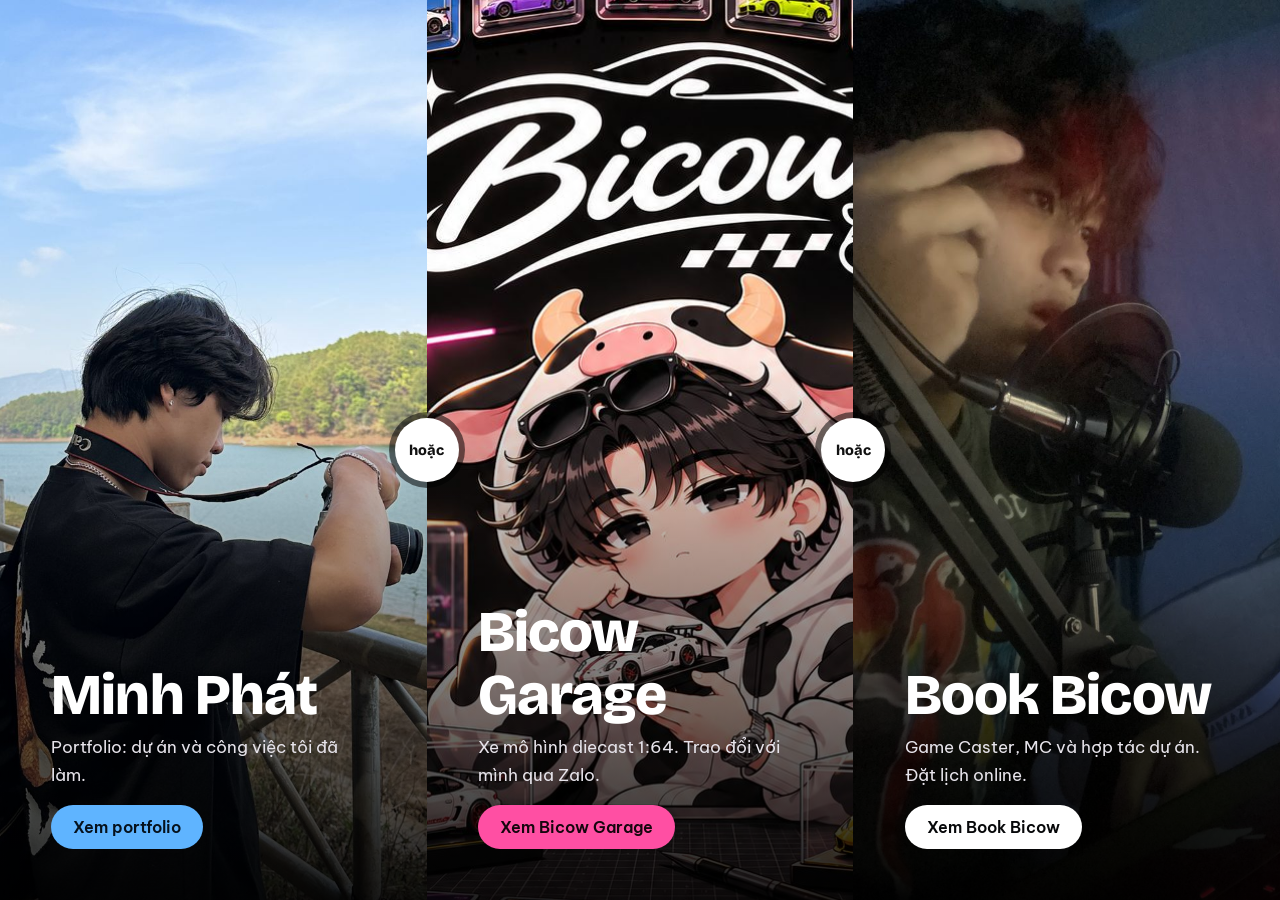
<file: index.html>
<!doctype html>
<html lang="vi"><head><meta charset="utf-8"><meta name="viewport" content="width=device-width,initial-scale=1,viewport-fit=cover"><title>BICOW – Portfolio, Bicow Garage và Book Bicow</title><meta name="description" content="Trang chủ của Minh Phát: xem portfolio cá nhân, ghé Bicow Garage (xe mô hình diecast 1:64) hoặc đặt lịch Game Caster, MC tại Book Bicow."><link rel="canonical" href="https://bicow.site/"><link rel="icon" href="/favicon.svg" type="image/svg+xml"><meta property="og:type" content="website"><meta property="og:title" content="Minh Phát & Bicow Garage – Portfolio và xe mô hình diecast"><meta property="og:description" content="Trang chủ của Minh Phát: xem portfolio cá nhân hoặc ghé Bicow Garage – nơi sưu tầm và bán xe mô hình diecast 1:64."><meta property="og:url" content="https://bicow.site/"><meta property="og:locale" content="vi_VN"><meta property="og:image" content="https://bicow.site/assets/img/bicow.jpg"><link rel="preconnect" href="https://fonts.googleapis.com"><link rel="preconnect" href="https://fonts.gstatic.com" crossorigin><link href="https://fonts.googleapis.com/css2?family=Be+Vietnam+Pro:wght@400;600&family=Bricolage+Grotesque:opsz,wght@12..96,700;12..96,800&display=swap&subset=vietnamese" rel="stylesheet"><link rel="stylesheet" href="/assets/style.css"></head><body><main class="split">
<a class="half me" href="/portfolio/"><img src="/assets/img/me.jpg" alt="Minh Phát đang chụp ảnh bên hồ" width="1200" height="1400"><h2>Minh Phát</h2><p>Portfolio: dự án và công việc tôi đã làm.</p><span class="btn">Xem portfolio</span></a>
<a class="half shop" href="/bicow/"><img src="/assets/img/bicow.jpg" alt="Bicow Garage: nhân vật mặc đồ bò cùng bộ sưu tập xe mô hình" width="1254" height="1254"><h2>Bicow Garage</h2><p>Xe mô hình diecast 1:64. Trao đổi với mình qua Zalo.</p><span class="btn">Xem Bicow Garage</span></a>
<span class="mid m1" aria-hidden="true">hoặc</span>
<a class="half book" href="/book/"><img src="/assets/img/book-bicow.jpg" alt="Minh Phát bên micro thu âm, góc làm việc của BOOK BICOW" width="1000" height="1334"><h2>Book Bicow</h2><p>Game Caster, MC và hợp tác dự án. Đặt lịch online.</p><span class="btn">Xem Book Bicow</span></a>
<span class="mid m2" aria-hidden="true">hoặc</span>
</main><script src="/assets/ask.js"></script></body></html>
</file>
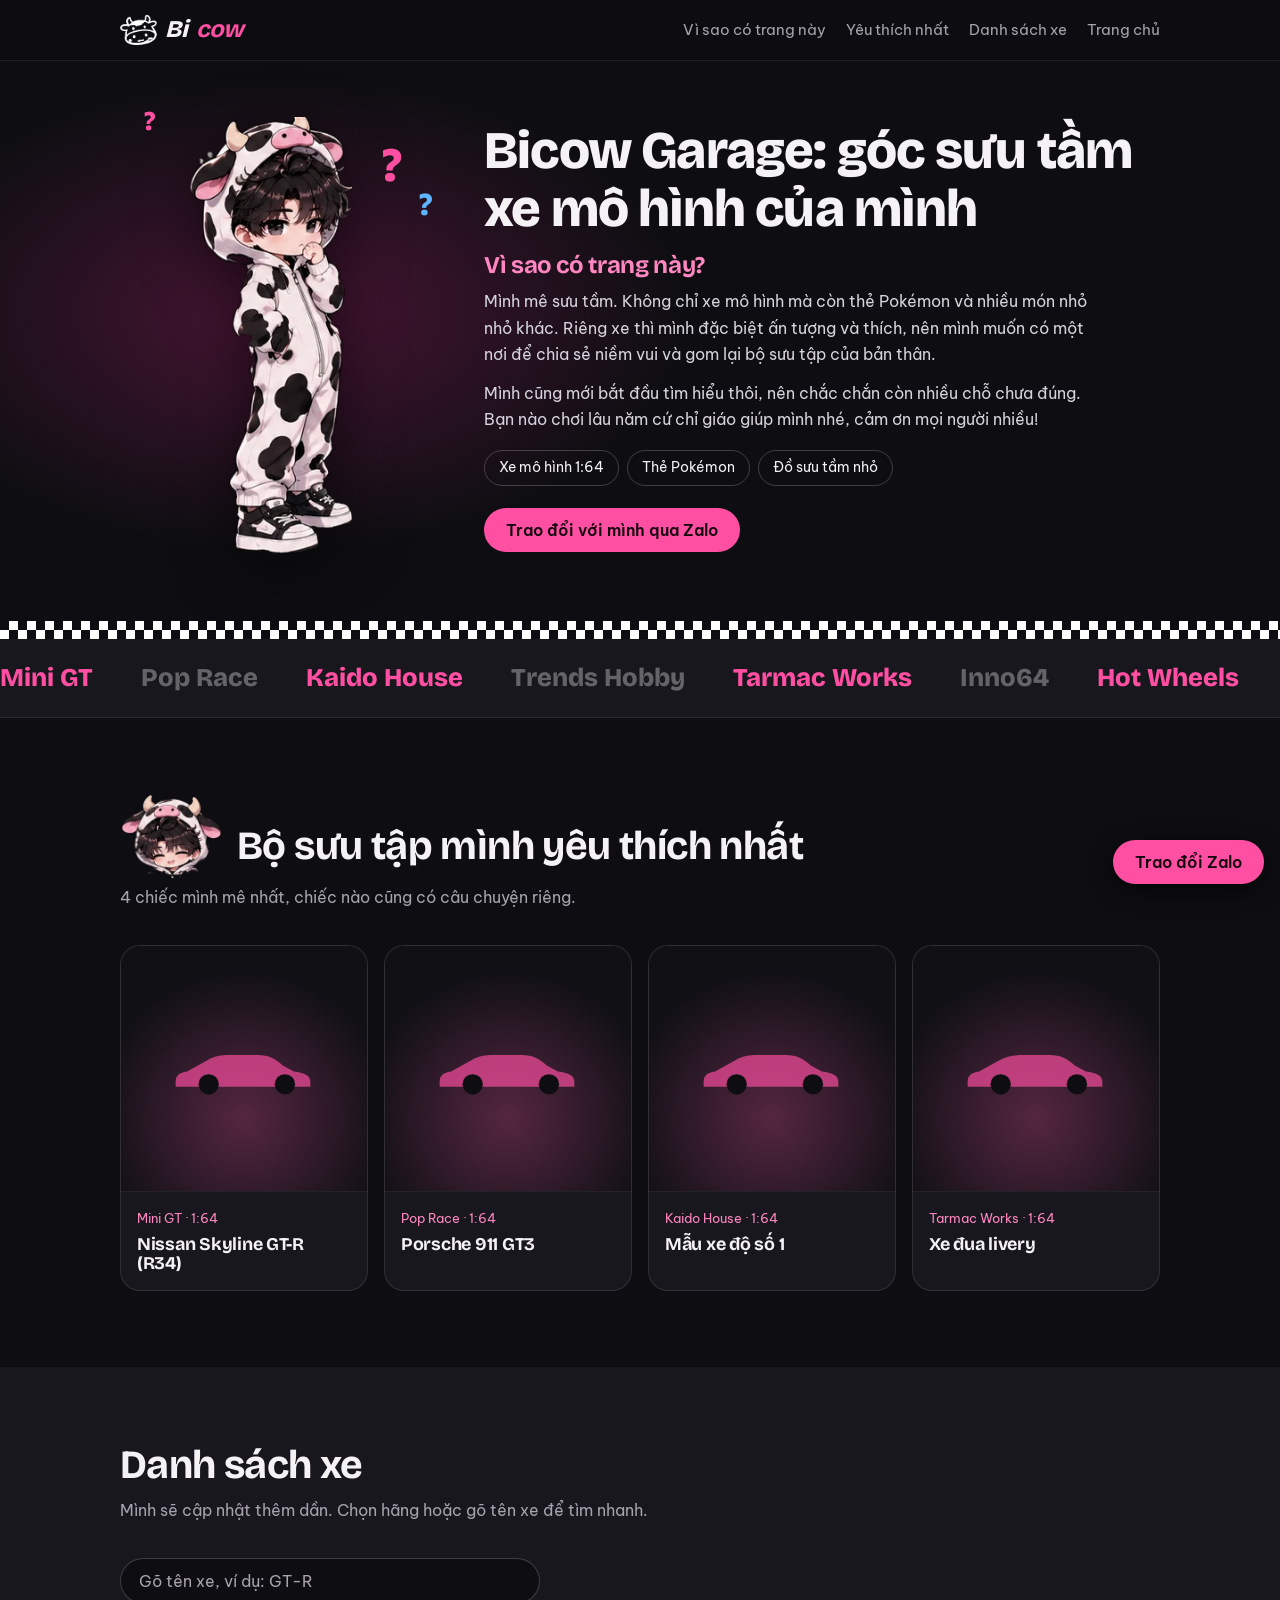
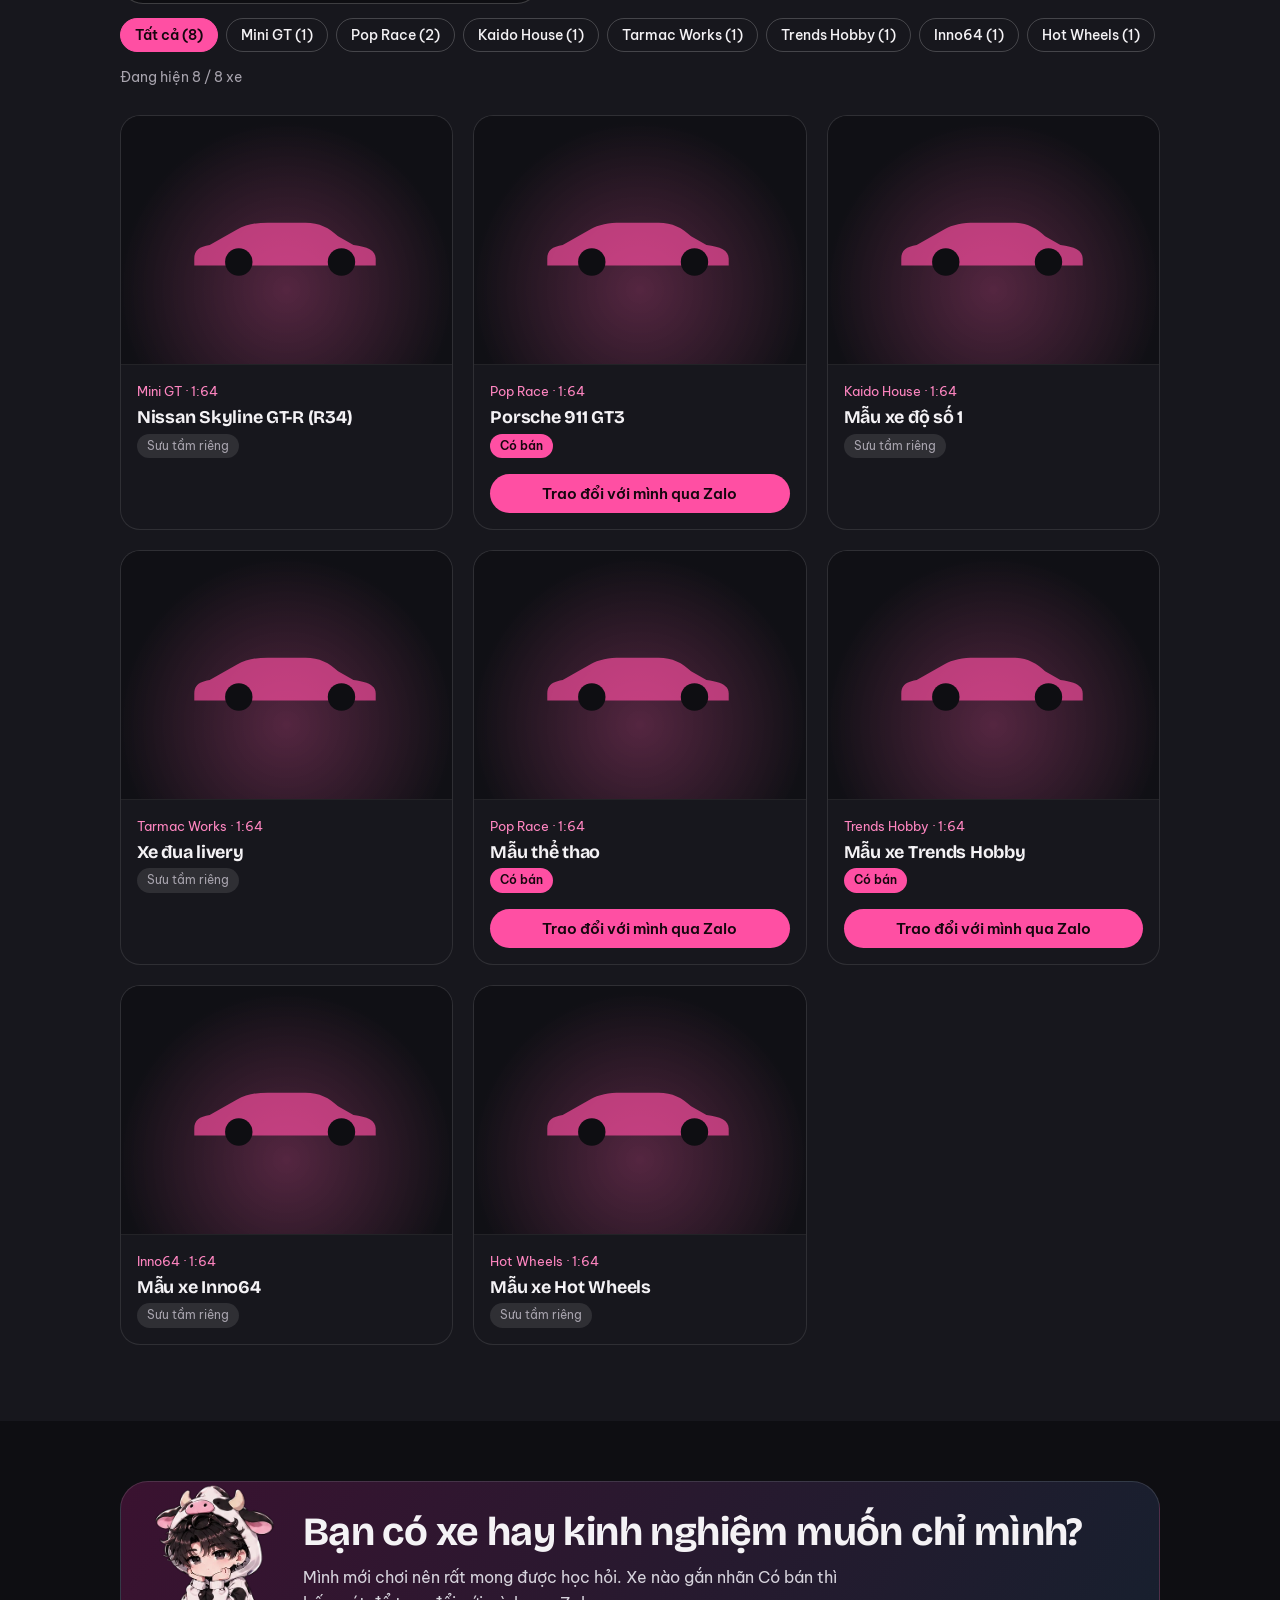
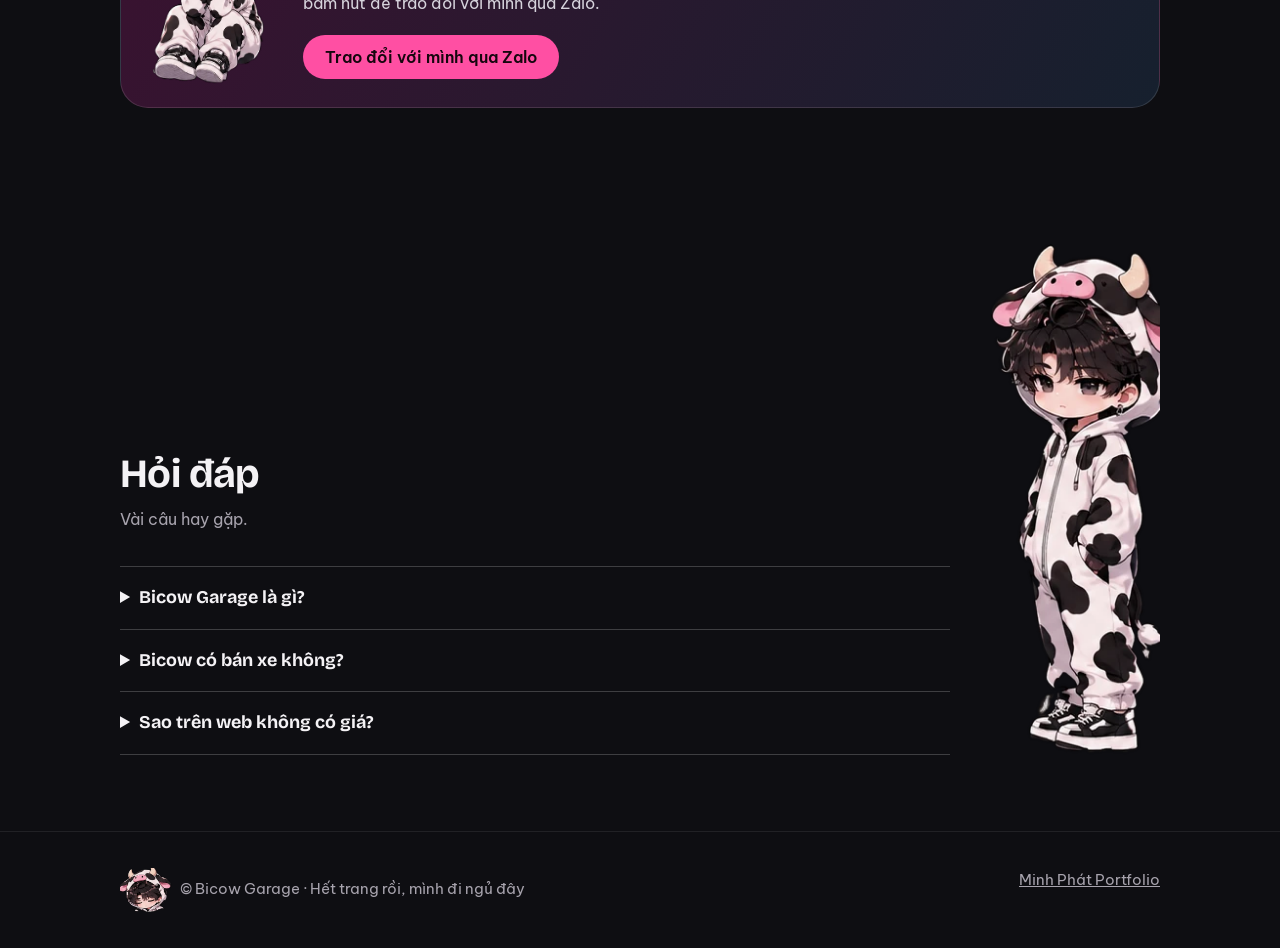
<file: bicow/index.html>
<!doctype html>
<html lang="vi"><head><meta charset="utf-8"><meta name="viewport" content="width=device-width,initial-scale=1,viewport-fit=cover"><title>Bicow Garage – Góc sưu tầm xe mô hình diecast 1:64, thẻ Pokémon</title><meta name="description" content="Bicow Garage là nơi mình chia sẻ bộ sưu tập xe mô hình diecast 1:64 (Mini GT, Pop Race, Kaido House…), thẻ Pokémon và đồ sưu tầm nhỏ. Lọc theo hãng, tìm tên xe, trao đổi với mình qua Zalo."><link rel="canonical" href="https://TENMIEN.COM/bicow/"><link rel="icon" href="/favicon.png" type="image/png"><meta property="og:type" content="website"><meta property="og:title" content="Bicow Garage – Góc sưu tầm xe mô hình diecast 1:64, thẻ Pokémon"><meta property="og:description" content="Bicow Garage là nơi mình chia sẻ bộ sưu tập xe mô hình diecast 1:64 (Mini GT, Pop Race, Kaido House…), thẻ Pokémon và đồ sưu tầm nhỏ. Lọc theo hãng, tìm tên xe, trao đổi với mình qua Zalo."><meta property="og:url" content="https://TENMIEN.COM/bicow/"><meta property="og:locale" content="vi_VN"><meta property="og:image" content="https://TENMIEN.COM/assets/img/bicow.jpg"><link rel="preconnect" href="https://fonts.googleapis.com"><link rel="preconnect" href="https://fonts.gstatic.com" crossorigin><link href="https://fonts.googleapis.com/css2?family=Be+Vietnam+Pro:wght@400;500;600&family=Bricolage+Grotesque:opsz,wght@12..96,700;12..96,800&display=swap&subset=vietnamese" rel="stylesheet"><link rel="stylesheet" href="/assets/style.css"><script type="application/ld+json">{"@context":"https://schema.org","@type":"Store","name":"Bicow Garage","url":"https://TENMIEN.COM/bicow/","description":"Góc sưu tầm và bán xe mô hình diecast 1:64.","telephone":"+84900000000","image":"https://TENMIEN.COM/assets/img/bicow.jpg","sameAs":["https://zalo.me/0900000000"]}</script><script type="application/ld+json">{"@context":"https://schema.org","@type":"FAQPage","mainEntity":[{"@type":"Question","name":"Bicow Garage là gì?","acceptedAnswer":{"@type":"Answer","text":"Là nơi mình chia sẻ và tổng hợp bộ sưu tập xe mô hình, thẻ Pokémon và đồ sưu tầm nhỏ."}},{"@type":"Question","name":"Bicow có bán xe không?","acceptedAnswer":{"@type":"Answer","text":"Xe nào gắn nhãn Có bán thì bạn bấm nút để lấy số Zalo và trao đổi với mình. Xe Sưu tầm riêng là xe mình giữ lại."}},{"@type":"Question","name":"Sao trên web không có giá?","acceptedAnswer":{"@type":"Answer","text":"Giá thay đổi theo mẫu và số lượng còn lại, nên Bicow báo giá trực tiếp qua Zalo."}}]}</script></head>
<body><div class="prog"></div>
<header class="top"><div class="wrap"><a class="logo" href="/bicow/"><img src="/assets/mascot/logo.png" alt="" width="36" height="30">Bi<b>cow</b></a><nav aria-label="Menu chính"><a href="#gioi-thieu">Vì sao có trang này</a><a href="#yeu-thich">Yêu thích nhất</a><a href="#danh-sach">Danh sách xe</a><a href="/">Trang chủ</a></nav></div></header>
<main>
<section class="intro" id="gioi-thieu"><div class="wrap">
 <div class="who rv"><img class="think" src="/assets/mascot/thinking.webp" alt="Linh vật Bicow mặc đồ bò, tay chống cằm đang suy nghĩ" width="184" height="495"><span class="q q1" aria-hidden="true">?</span><span class="q q2" aria-hidden="true">?</span><span class="q q3" aria-hidden="true">?</span></div>
 <div class="say rv" style="--d:.12s"><h1>Bicow Garage: góc sưu tầm xe mô hình của mình</h1><h2>Vì sao có trang này?</h2>
 <p>Mình mê sưu tầm. Không chỉ xe mô hình mà còn thẻ Pokémon và nhiều món nhỏ nhỏ khác. Riêng xe thì mình đặc biệt ấn tượng và thích, nên mình muốn có một nơi để chia sẻ niềm vui và gom lại bộ sưu tập của bản thân.</p>
 <p>Mình cũng mới bắt đầu tìm hiểu thôi, nên chắc chắn còn nhiều chỗ chưa đúng. Bạn nào chơi lâu năm cứ chỉ giáo giúp mình nhé, cảm ơn mọi người nhiều!</p>
 <div class="pills"><span>Xe mô hình 1:64</span><span>Thẻ Pokémon</span><span>Đồ sưu tầm nhỏ</span></div>
 <button class="ask" data-phone="0900000000">Trao đổi với mình qua Zalo</button></div>
</div></section>
<div class="flag" aria-hidden="true"></div>
<div class="marq" aria-label="Các hãng xe"><div><span>Mini GT</span><span>Pop Race</span><span>Kaido House</span><span>Trends Hobby</span><span>Tarmac Works</span><span>Inno64</span><span>Hot Wheels</span><span>Mini GT</span><span>Pop Race</span><span>Kaido House</span><span>Trends Hobby</span><span>Tarmac Works</span><span>Inno64</span><span>Hot Wheels</span></div></div>
<section id="yeu-thich"><div class="wrap">
 <div class="sec-h rv"><img src="/assets/mascot/face-cute.webp" alt="Linh vật Bicow đang cười" width="211" height="172"><h2>Bộ sưu tập mình yêu thích nhất</h2></div>
 <p class="lead rv">4 chiếc mình mê nhất, chiếc nào cũng có câu chuyện riêng.</p>
 <div class="favs" id="fav-grid"></div>
</div></section>
<section class="alt" id="danh-sach"><div class="wrap">
 <h2 class="rv">Danh sách xe</h2><p class="lead rv">Mình sẽ cập nhật thêm dần. Chọn hãng hoặc gõ tên xe để tìm nhanh.</p>
 <div class="tools"><label class="sr" for="q">Tìm tên xe</label><input class="search" id="q" type="search" placeholder="Gõ tên xe, ví dụ: GT-R" autocomplete="off"><div class="chips" id="chips" role="group" aria-label="Lọc theo hãng"></div><span id="count" aria-live="polite"></span></div>
 <div class="grid" id="car-grid"></div>
 <div class="empty" id="empty" hidden><img src="/assets/mascot/face-annoyed.webp" alt="Linh vật Bicow bĩu môi" width="198" height="156"><p>Chưa thấy xe nào khớp. Thử từ khóa khác hoặc chọn Tất cả nhé.</p></div>
</div></section>
<section class="cta"><div class="wrap"><div class="box rv"><img src="/assets/mascot/sitting.webp" alt="Linh vật Bicow ngồi chống cằm" width="287" height="471"><div><h2>Bạn có xe hay kinh nghiệm muốn chỉ mình?</h2><p>Mình mới chơi nên rất mong được học hỏi. Xe nào gắn nhãn Có bán thì bấm nút để trao đổi với mình qua Zalo.</p><button class="ask" data-phone="0900000000">Trao đổi với mình qua Zalo</button></div></div></div></section>
<section id="hoi-dap"><div class="wrap faq"><div><h2 class="rv">Hỏi đáp</h2><p class="lead rv">Vài câu hay gặp.</p>
 <details class="rv"><summary>Bicow Garage là gì?</summary><p>Là nơi mình chia sẻ và tổng hợp bộ sưu tập xe mô hình, thẻ Pokémon và đồ sưu tầm nhỏ.</p></details>
 <details class="rv"><summary>Bicow có bán xe không?</summary><p>Xe nào gắn nhãn Có bán thì bạn bấm nút để lấy số Zalo và trao đổi với mình. Xe Sưu tầm riêng là xe mình giữ lại.</p></details>
 <details class="rv"><summary>Sao trên web không có giá?</summary><p>Giá thay đổi theo mẫu và số lượng còn lại, nên mình báo giá trực tiếp qua Zalo để chính xác.</p></details></div>
 <img class="rv" src="/assets/mascot/threeq.webp" alt="Linh vật Bicow đứng nhìn nghiêng" width="174" height="523"></div></section>
</main>
<footer><div class="wrap"><span><img class="sleepy" src="/assets/mascot/face-sleepy.webp" alt="Linh vật Bicow đang ngủ" width="188" height="160">© Bicow Garage · Hết trang rồi, mình đi ngủ đây</span><a href="/">Minh Phát Portfolio</a></div></footer>
<button class="ask zalo-fab" data-phone="0900000000">Trao đổi Zalo</button>
<script src="/assets/cars.js"></script><script src="/assets/ask.js"></script><script src="/assets/garage.js"></script>
</body></html>
</file>
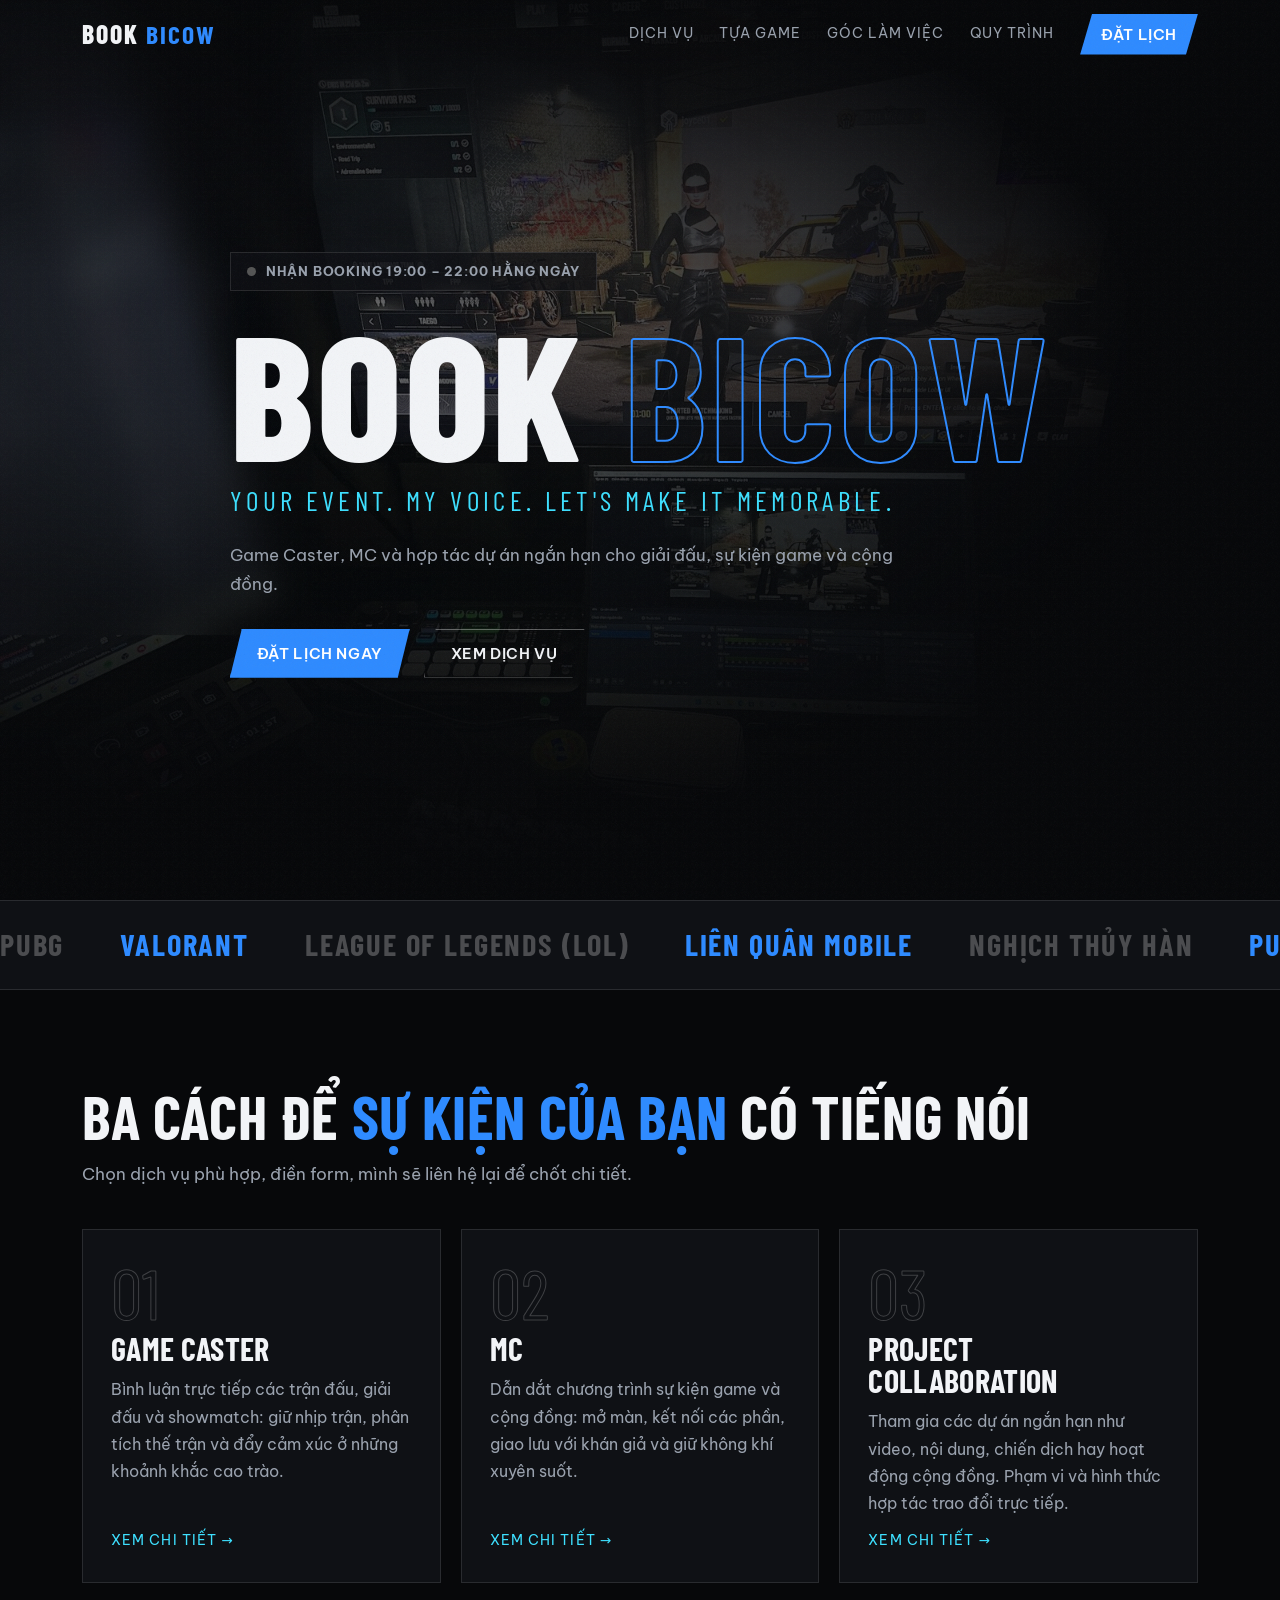
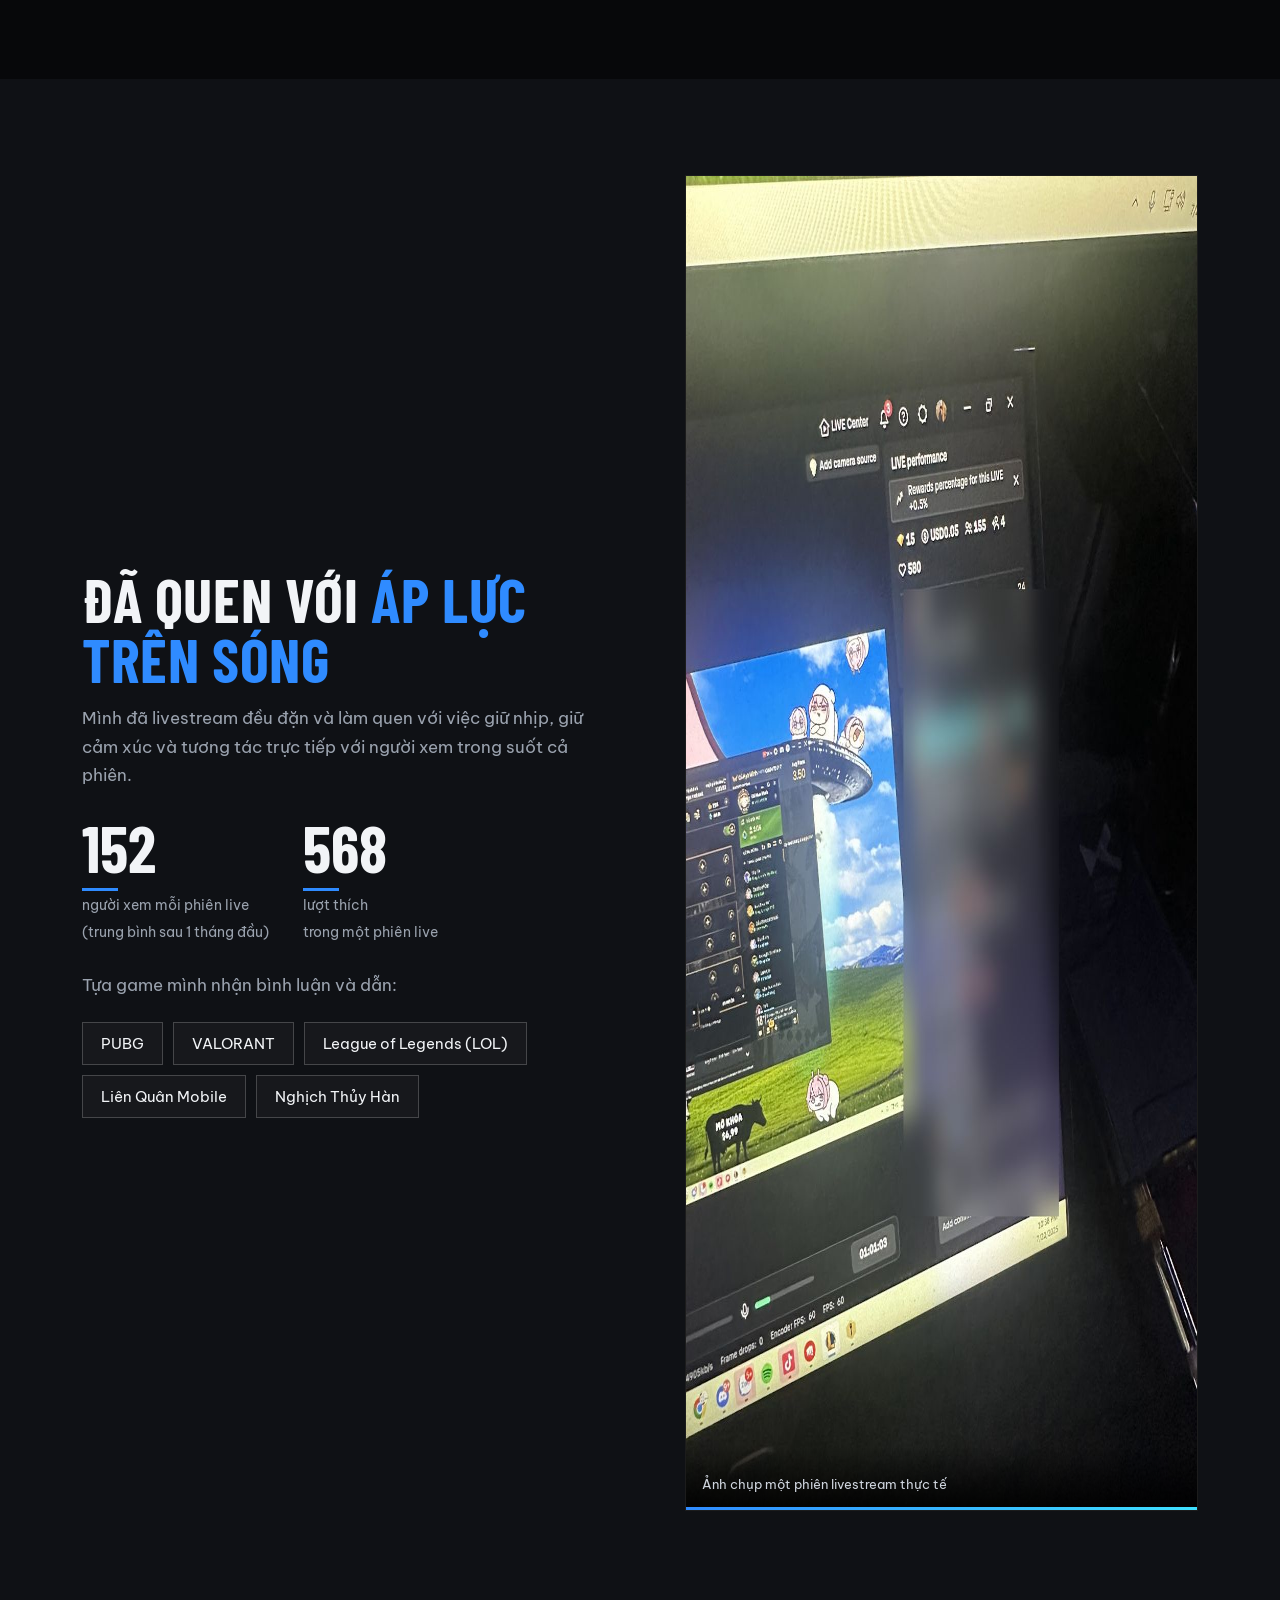
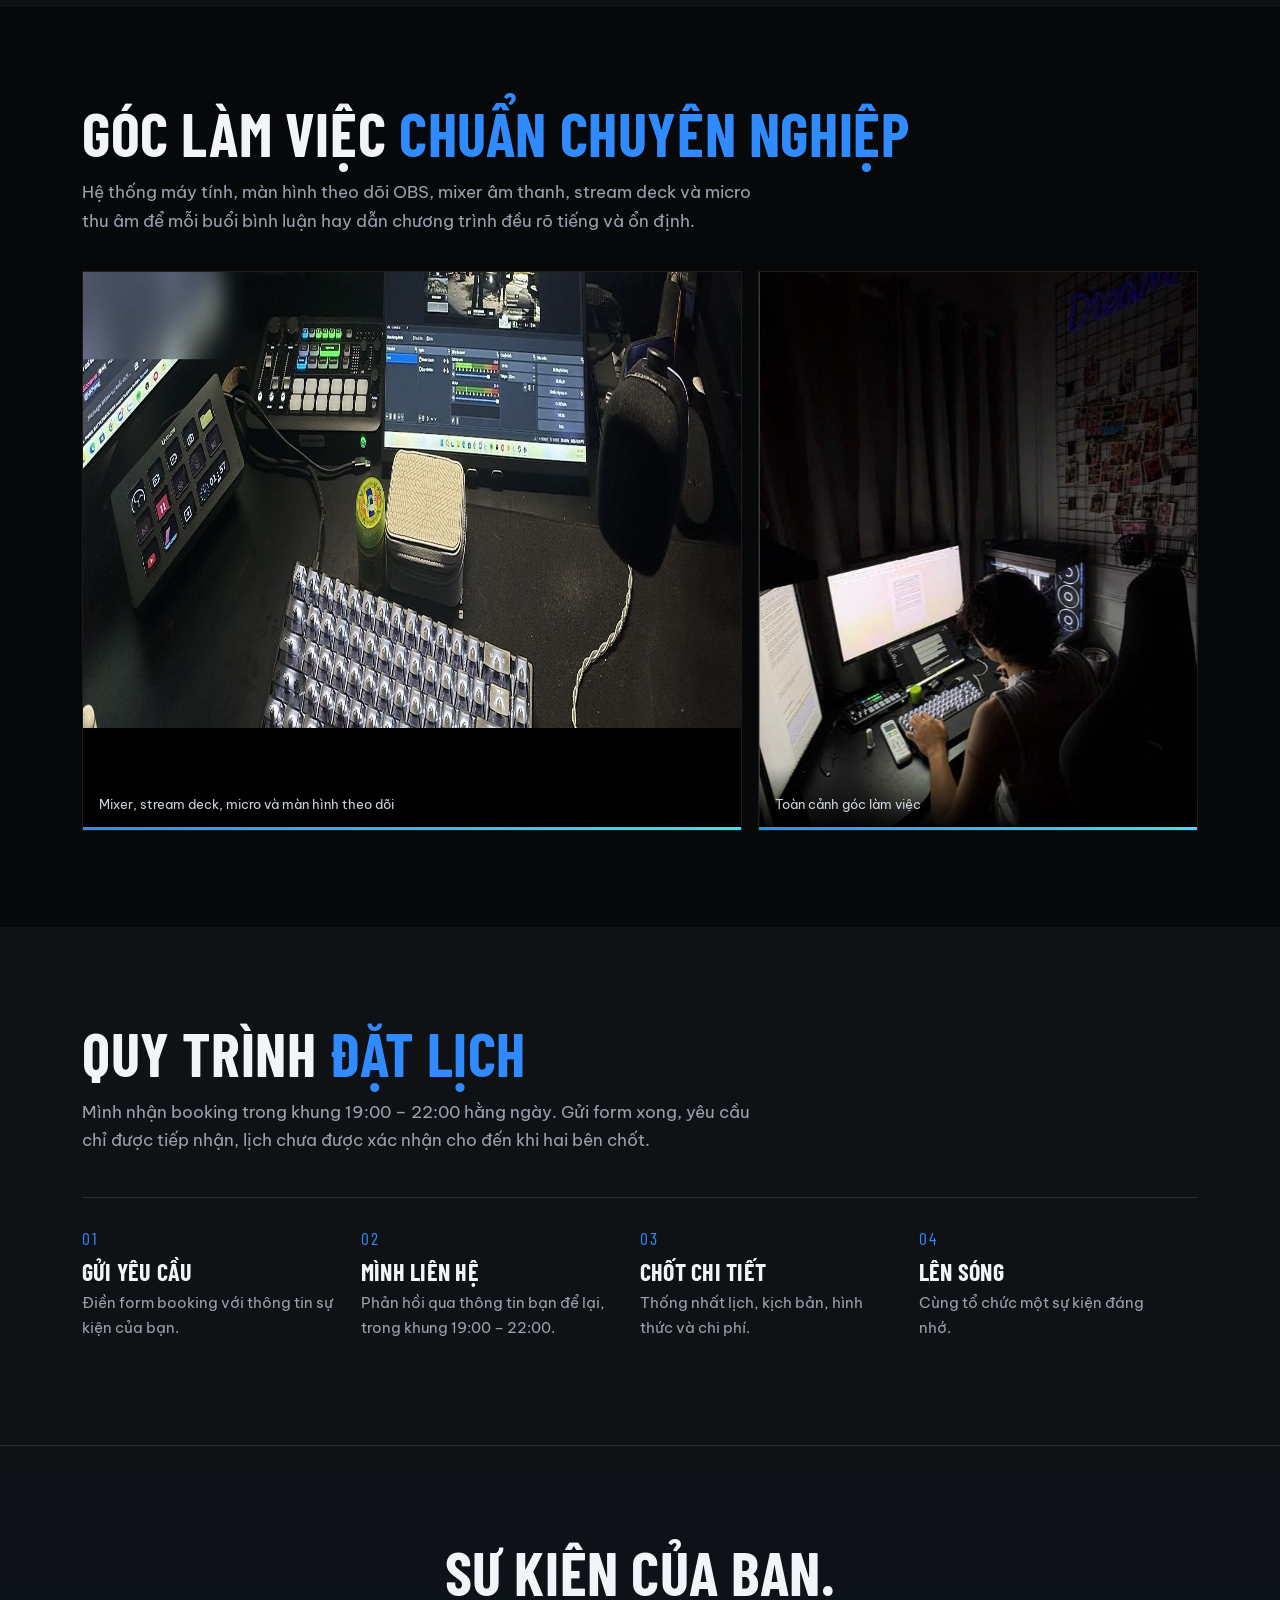
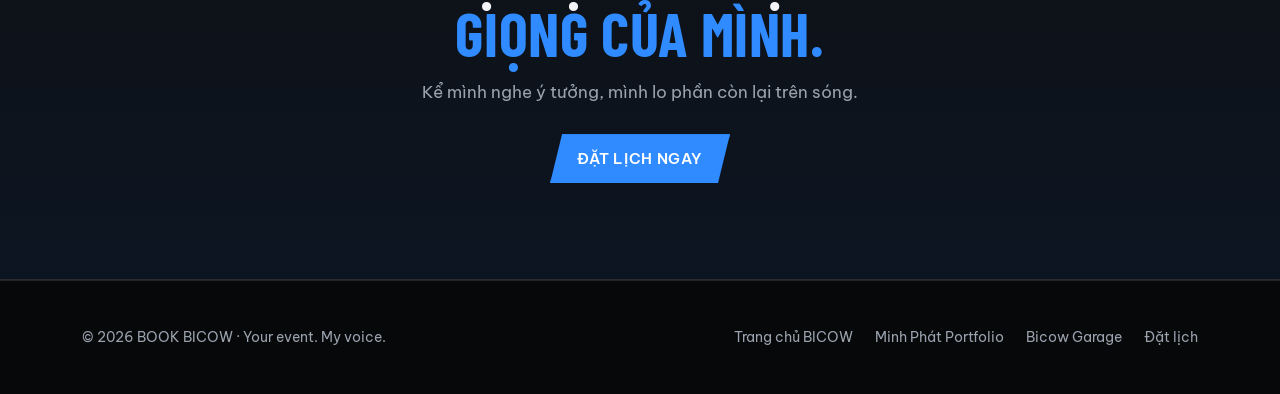
<file: book/index.html>
<!doctype html>
<html lang="vi"><head><meta charset="utf-8"><meta name="viewport" content="width=device-width,initial-scale=1,viewport-fit=cover"><title>BOOK BICOW – Game Caster, MC cho giải đấu và sự kiện game</title><meta name="description" content="BOOK BICOW: thuê Game Caster (bình luận viên), MC và hợp tác dự án ngắn hạn cho PUBG, VALORANT, LOL, Liên Quân Mobile, Nghịch Thủy Hàn. Đặt lịch online."><link rel="canonical" href="https://bicow.site/book/"><link rel="icon" href="favicon.svg" type="image/svg+xml"><meta name="theme-color" content="#07080a"><meta property="og:type" content="website"><meta property="og:site_name" content="BOOK BICOW"><meta property="og:title" content="BOOK BICOW – Game Caster, MC cho giải đấu và sự kiện game"><meta property="og:description" content="BOOK BICOW: thuê Game Caster (bình luận viên), MC và hợp tác dự án ngắn hạn cho PUBG, VALORANT, LOL, Liên Quân Mobile, Nghịch Thủy Hàn. Đặt lịch online."><meta property="og:url" content="https://bicow.site/book/"><meta property="og:image" content="https://bicow.site/book/img/goc-lam-viec.jpg"><meta property="og:locale" content="vi_VN"><link rel="preconnect" href="https://fonts.googleapis.com"><link rel="preconnect" href="https://fonts.gstatic.com" crossorigin><link href="https://fonts.googleapis.com/css2?family=Barlow+Condensed:wght@600;700;800&family=Be+Vietnam+Pro:wght@400;500;600&display=swap&subset=vietnamese" rel="stylesheet"><link rel="stylesheet" href="assets/style.css"><script type="application/ld+json">{"@context":"https://schema.org","@type":"ProfessionalService","name":"BOOK BICOW","slogan":"Your event. My voice. Let's make it memorable.","url":"https://bicow.site/book/","areaServed":"VN","serviceType":["Game Caster","MC","Project Collaboration"],"description":"Dịch vụ Game Caster, MC và hợp tác dự án ngắn hạn cho giải đấu, sự kiện game và cộng đồng."}</script></head><body><header class="top"><div class="wrap"><a class="logo" href="index.html">BOOK <b>BICOW</b></a><button class="burger" aria-label="Mở menu" aria-expanded="false">☰</button><nav aria-label="Menu chính"><a href="index.html#dich-vu">Dịch vụ</a><a href="index.html#tua-game">Tựa game</a><a href="index.html#goc-lam-viec">Góc làm việc</a><a href="index.html#quy-trinh">Quy trình</a><a class="btn" href="booking.html">Đặt lịch</a></nav></div></header>
<main>
<section class="hero"><img src="img/goc-lam-viec.jpg" alt="Góc làm việc: màn hình gaming, mixer âm thanh, stream deck và micro" width="1600" height="1200" fetchpriority="high">
<div class="wrap"><span class="status in1" id="status"><i></i><b>Nhận booking 19:00 – 22:00 hằng ngày</b></span>
<h1 class="in2">BOOK <b>BICOW</b></h1><p class="slogan in3">Your event. My voice. Let's make it memorable.</p>
<p class="lead in3">Game Caster, MC và hợp tác dự án ngắn hạn cho giải đấu, sự kiện game và cộng đồng.</p>
<div class="cta in4"><a class="btn" href="booking.html">Đặt lịch ngay</a><a class="btn ghost" href="#dich-vu">Xem dịch vụ</a></div></div></section>
<div class="marq" id="tua-game" aria-label="Các tựa game hỗ trợ"><div><span>PUBG</span><span>VALORANT</span><span>League of Legends (LOL)</span><span>Liên Quân Mobile</span><span>Nghịch Thủy Hàn</span><span>PUBG</span><span>VALORANT</span><span>League of Legends (LOL)</span><span>Liên Quân Mobile</span><span>Nghịch Thủy Hàn</span><span>PUBG</span><span>VALORANT</span><span>League of Legends (LOL)</span><span>Liên Quân Mobile</span><span>Nghịch Thủy Hàn</span><span>PUBG</span><span>VALORANT</span><span>League of Legends (LOL)</span><span>Liên Quân Mobile</span><span>Nghịch Thủy Hàn</span></div></div>
<section id="dich-vu"><div class="wrap"><h2 class="rv">Ba cách để <em>sự kiện của bạn</em> có tiếng nói</h2><p class="lead rv">Chọn dịch vụ phù hợp, điền form, mình sẽ liên hệ lại để chốt chi tiết.</p><div class="cards"><a class="svc rv" style="--d:0.0s" href="game-caster.html"><span class="n">01</span><h3>Game Caster</h3><p>Bình luận trực tiếp các trận đấu, giải đấu và showmatch: giữ nhịp trận, phân tích thế trận và đẩy cảm xúc ở những khoảnh khắc cao trào.</p><span class="go">Xem chi tiết →</span></a><a class="svc rv" style="--d:0.12s" href="mc.html"><span class="n">02</span><h3>MC</h3><p>Dẫn dắt chương trình sự kiện game và cộng đồng: mở màn, kết nối các phần, giao lưu với khán giả và giữ không khí xuyên suốt.</p><span class="go">Xem chi tiết →</span></a><a class="svc rv" style="--d:0.24s" href="hop-tac.html"><span class="n">03</span><h3>Project Collaboration</h3><p>Tham gia các dự án ngắn hạn như video, nội dung, chiến dịch hay hoạt động cộng đồng. Phạm vi và hình thức hợp tác trao đổi trực tiếp.</p><span class="go">Xem chi tiết →</span></a></div></div></section>
<section class="alt" id="tren-song"><div class="wrap split"><div class="rv"><h2>Đã quen với <em>áp lực trên sóng</em></h2><p class="lead">Mình đã livestream đều đặn và làm quen với việc giữ nhịp, giữ cảm xúc và tương tác trực tiếp với người xem trong suốt cả phiên.</p>
<div class="stats"><div class="stat"><b data-count="155">155</b><span>người xem mỗi phiên live<br>(trung bình sau 1 tháng đầu)</span></div><div class="stat"><b data-count="580">580</b><span>lượt thích<br>trong một phiên live</span></div></div>
<p class="lead">Tựa game mình nhận bình luận và dẫn:</p><div class="chips"><span>PUBG</span><span>VALORANT</span><span>League of Legends (LOL)</span><span>Liên Quân Mobile</span><span>Nghịch Thủy Hàn</span></div></div>
<figure class="shot rv" style="--d:.15s"><img src="img/livestream.jpg" alt="Giao diện LIVE Center khi livestream, hiển thị số người xem và lượt thích" width="1000" height="1334" loading="lazy"><figcaption>Ảnh chụp một phiên livestream thực tế</figcaption></figure></div></section>
<section id="goc-lam-viec"><div class="wrap"><h2 class="rv">Góc làm việc <em>chuẩn chuyên nghiệp</em></h2><p class="lead rv">Hệ thống máy tính, màn hình theo dõi OBS, mixer âm thanh, stream deck và micro thu âm để mỗi buổi bình luận hay dẫn chương trình đều rõ tiếng và ổn định.</p>
<div class="pair" style="margin-top:36px"><figure class="shot rv"><img src="img/thiet-bi.jpg" alt="Mixer âm thanh, stream deck, bàn phím và micro trên bàn làm việc" width="1600" height="456" loading="lazy"><figcaption>Mixer, stream deck, micro và màn hình theo dõi</figcaption></figure>
<figure class="shot rv" style="--d:.15s"><img src="img/toan-canh.jpg" alt="Toàn cảnh góc làm việc trong phòng tối với ba màn hình" width="590" height="1041" loading="lazy"><figcaption>Toàn cảnh góc làm việc</figcaption></figure></div></div></section>
<section class="alt" id="quy-trinh"><div class="wrap"><h2 class="rv">Quy trình <em>đặt lịch</em></h2><p class="lead rv">Mình nhận booking trong khung 19:00 – 22:00 hằng ngày. Gửi form xong, yêu cầu chỉ được tiếp nhận, lịch chưa được xác nhận cho đến khi hai bên chốt.</p>
<div class="steps"><div class="step rv"><i>01</i><h3>Gửi yêu cầu</h3><p>Điền form booking với thông tin sự kiện của bạn.</p></div><div class="step rv" style="--d:.1s"><i>02</i><h3>Mình liên hệ</h3><p>Phản hồi qua thông tin bạn để lại, trong khung 19:00 – 22:00.</p></div><div class="step rv" style="--d:.2s"><i>03</i><h3>Chốt chi tiết</h3><p>Thống nhất lịch, kịch bản, hình thức và chi phí.</p></div><div class="step rv" style="--d:.3s"><i>04</i><h3>Lên sóng</h3><p>Cùng tổ chức một sự kiện đáng nhớ.</p></div></div></div></section>
<section class="band"><div class="wrap"><h2 class="rv">Sự kiện của bạn. <em>Giọng của mình.</em></h2><p class="lead rv">Kể mình nghe ý tưởng, mình lo phần còn lại trên sóng.</p><div class="cta rv"><a class="btn" href="booking.html">Đặt lịch ngay</a></div></div></section>
</main><footer><div class="wrap"><span>© <span id="y">2026</span> BOOK BICOW · Your event. My voice.</span><nav aria-label="Hệ sinh thái BICOW"><a href="https://bicow.site/">Trang chủ BICOW</a><a href="https://bicow.site/portfolio/">Minh Phát Portfolio</a><a href="https://bicow.site/bicow/">Bicow Garage</a><a href="booking.html">Đặt lịch</a></nav></div></footer>
<script src="assets/config.js"></script><script src="assets/main.js"></script></body></html>
</file>
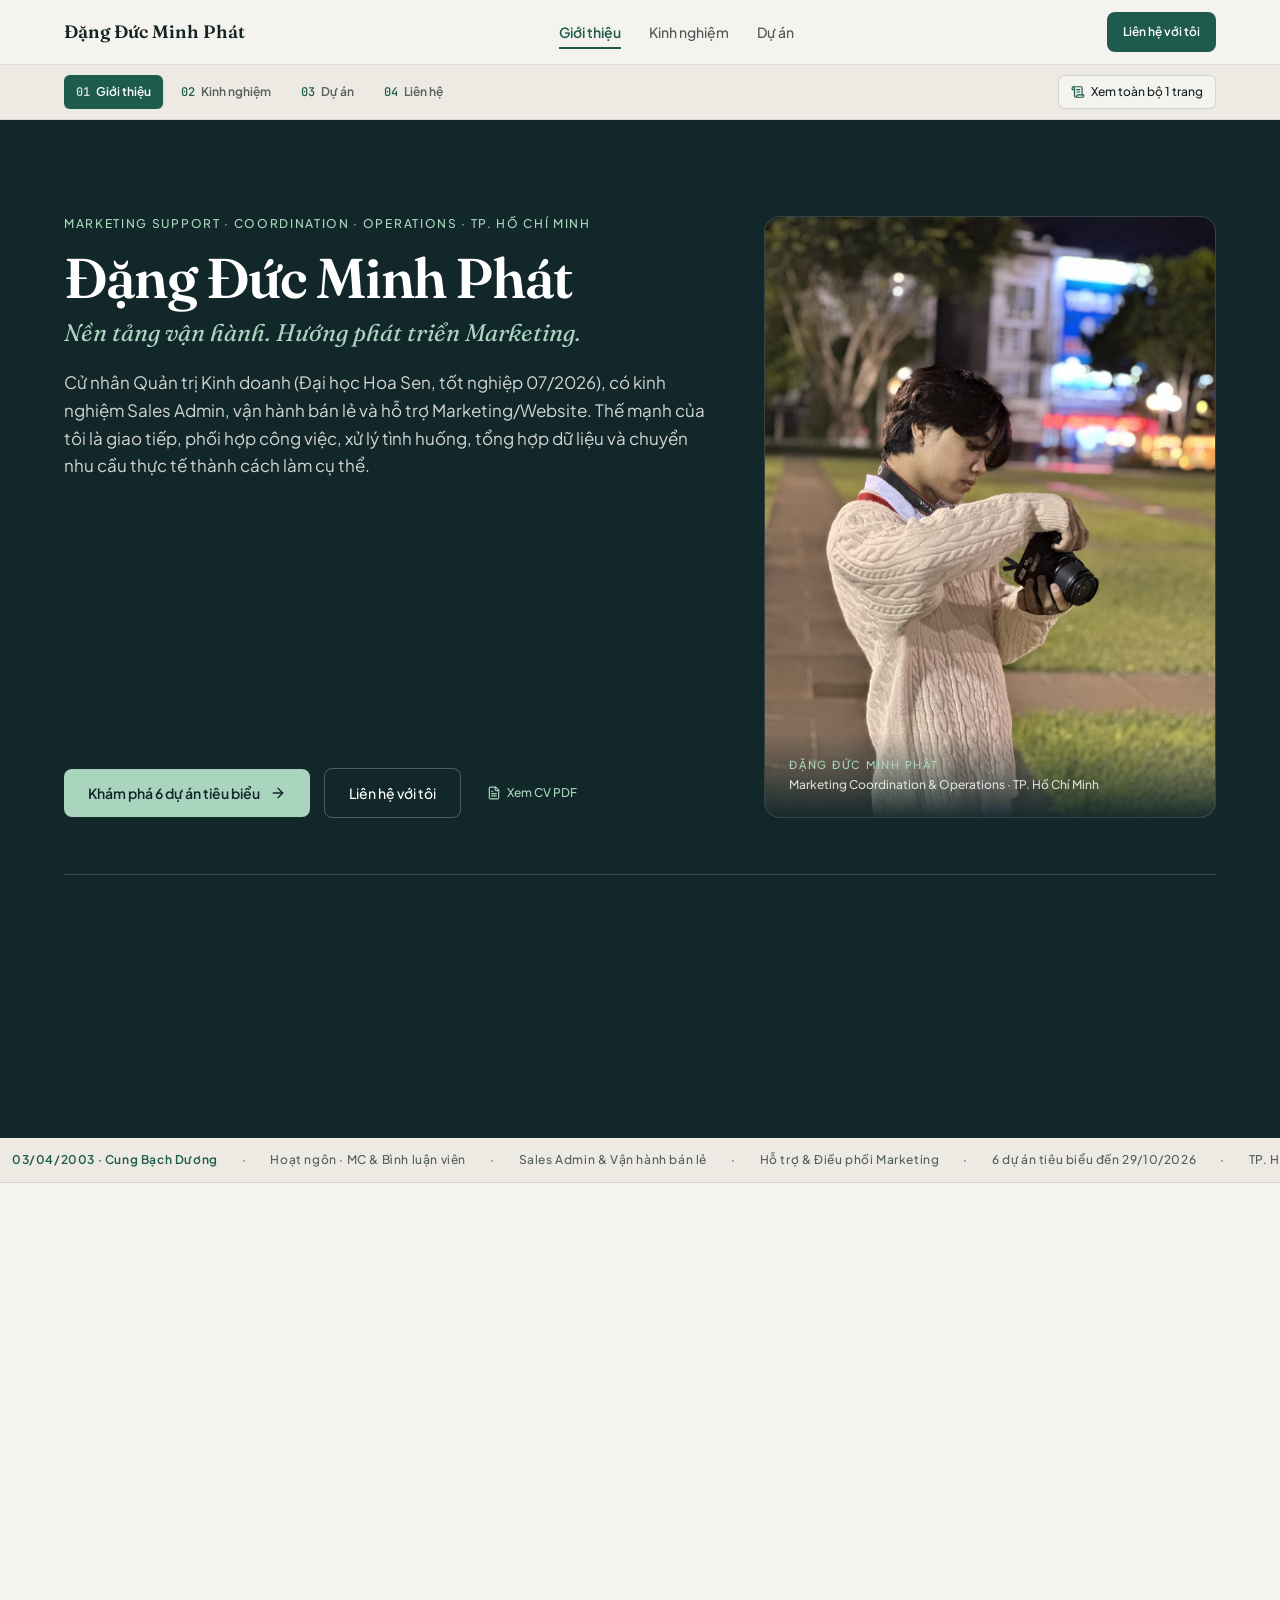
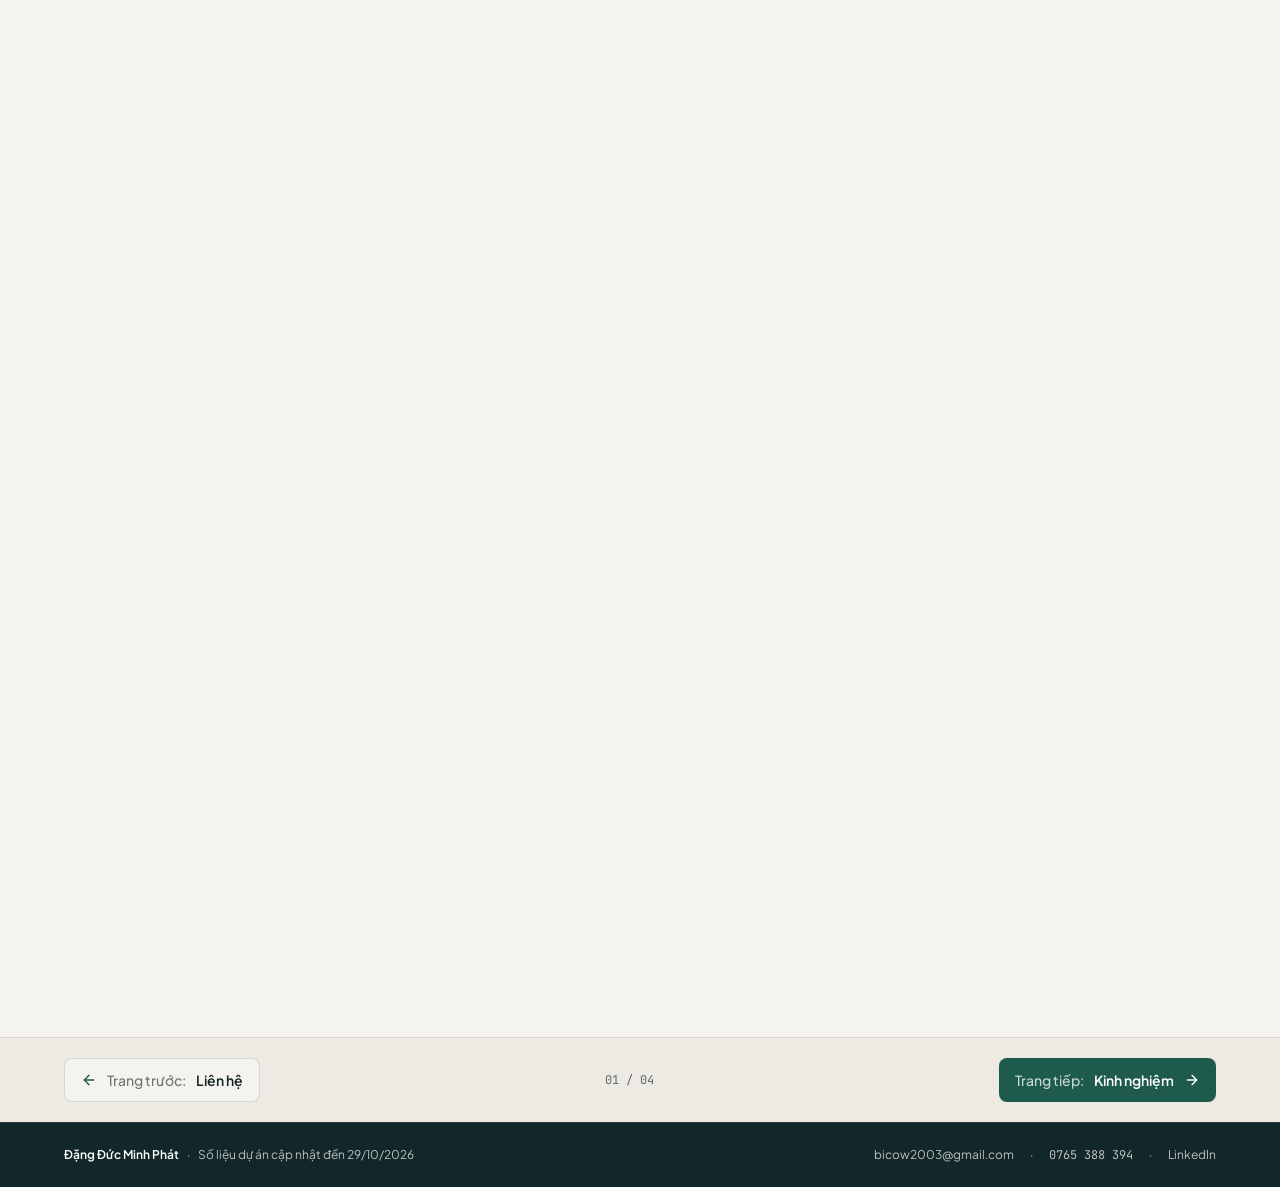
<file: portfolio/index.html>
<!doctype html>
<html lang="vi" class="scroll-smooth">
  <head>
    <meta charset="UTF-8" />
    <meta name="viewport" content="width=device-width, initial-scale=1.0" />
    <title>Đặng Đức Minh Phát — Portfolio &amp; Hồ Sơ Cá Nhân</title>
    <meta
      name="description"
      content="Hồ sơ năng lực, kinh nghiệm Sales Admin, vận hành bán lẻ, hỗ trợ Marketing/Website và 5 dự án tiêu biểu của Đặng Đức Minh Phát."
    />
    <meta property="og:title" content="Đặng Đức Minh Phát — Portfolio &amp; Hồ Sơ Cá Nhân" />
    <meta
      property="og:description"
      content="Cử nhân Quản trị Kinh doanh với kinh nghiệm Sales Admin, vận hành bán lẻ và hỗ trợ điều phối Marketing tại TP. Hồ Chí Minh."
    />
    <meta property="og:type" content="website" />
    <meta name="twitter:card" content="summary_large_image" />
    <link rel="preconnect" href="https://fonts.googleapis.com" />
    <link rel="preconnect" href="https://fonts.gstatic.com" crossorigin />
    <link
      href="https://fonts.googleapis.com/css2?family=Fraunces:ital,opsz,wght@0,9..144,400..700;1,9..144,400..600&family=JetBrains+Mono:wght@400;500&family=Plus+Jakarta+Sans:wght@400;500;600;700&display=swap"
      rel="stylesheet"
    />
    <script type="module" crossorigin src="/portfolio/assets/index-DDFvczUz.js"></script>
    <link rel="stylesheet" crossorigin href="/portfolio/assets/index-CqBgmo1F.css">
  </head>
  <body class="bg-[#F5F3EE] text-[#142325] antialiased selection:bg-[#1E5B4C] selection:text-[#F5F3EE]">
    <div id="root"></div>
  </body>
</html>
</file>
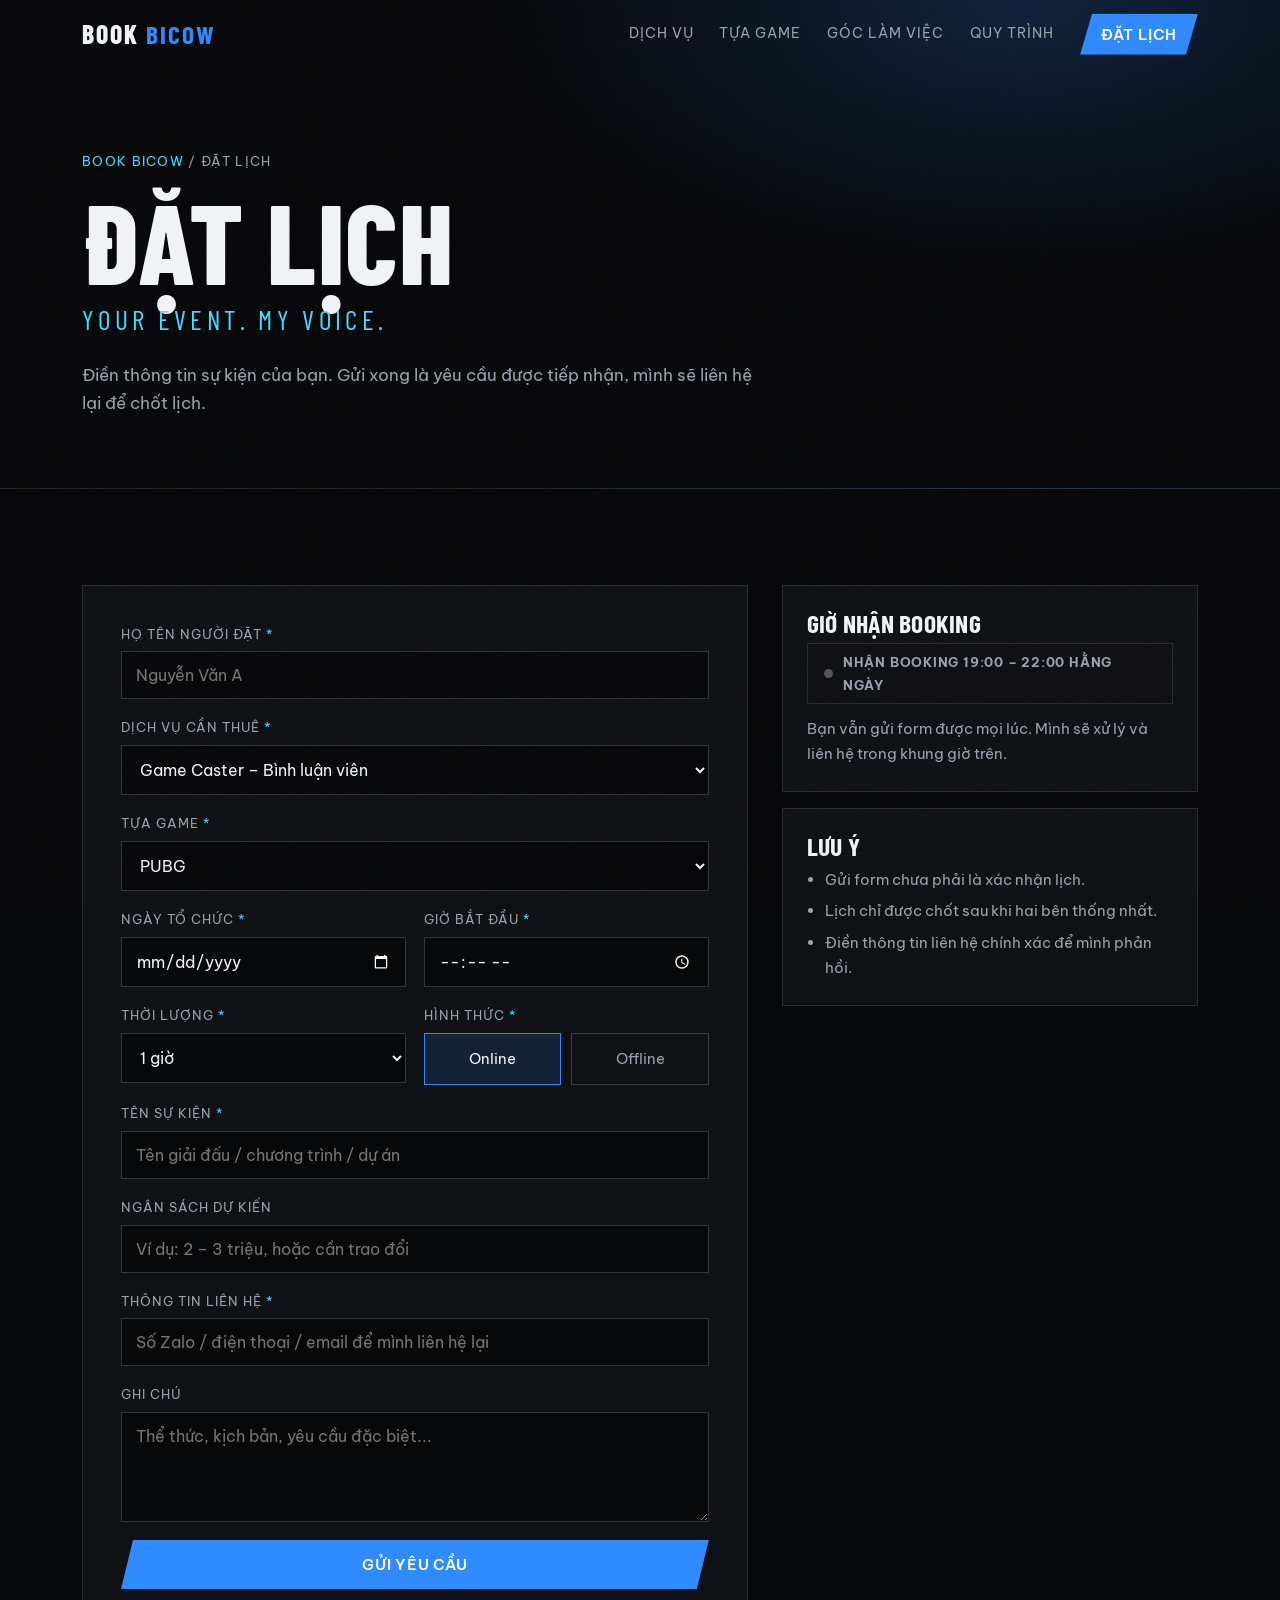
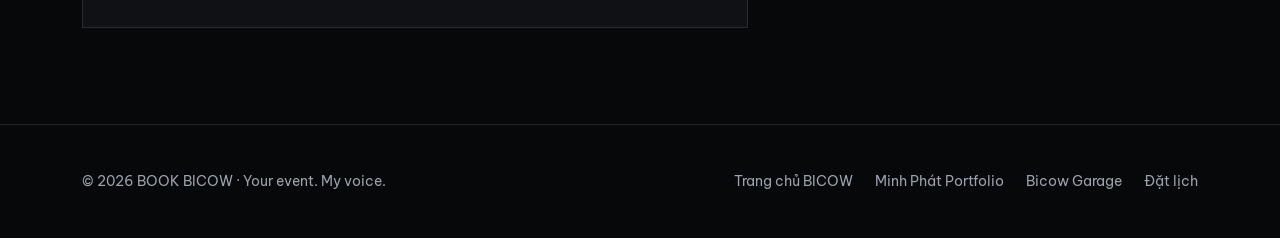
<file: book/booking.html>
<!doctype html>
<html lang="vi"><head><meta charset="utf-8"><meta name="viewport" content="width=device-width,initial-scale=1,viewport-fit=cover"><title>Đặt lịch Game Caster, MC | BOOK BICOW</title><meta name="description" content="Gửi yêu cầu thuê Game Caster, MC hoặc hợp tác dự án ngắn hạn. BOOK BICOW nhận booking 19:00 – 22:00 hằng ngày."><link rel="canonical" href="https://bicow.site/book/booking.html"><link rel="icon" href="favicon.svg" type="image/svg+xml"><meta name="theme-color" content="#07080a"><meta property="og:type" content="website"><meta property="og:site_name" content="BOOK BICOW"><meta property="og:title" content="Đặt lịch Game Caster, MC | BOOK BICOW"><meta property="og:description" content="Gửi yêu cầu thuê Game Caster, MC hoặc hợp tác dự án ngắn hạn. BOOK BICOW nhận booking 19:00 – 22:00 hằng ngày."><meta property="og:url" content="https://bicow.site/book/booking.html"><meta property="og:image" content="https://bicow.site/book/img/goc-lam-viec.jpg"><meta property="og:locale" content="vi_VN"><link rel="preconnect" href="https://fonts.googleapis.com"><link rel="preconnect" href="https://fonts.gstatic.com" crossorigin><link href="https://fonts.googleapis.com/css2?family=Barlow+Condensed:wght@600;700;800&family=Be+Vietnam+Pro:wght@400;500;600&display=swap&subset=vietnamese" rel="stylesheet"><link rel="stylesheet" href="assets/style.css"></head><body><header class="top"><div class="wrap"><a class="logo" href="index.html">BOOK <b>BICOW</b></a><button class="burger" aria-label="Mở menu" aria-expanded="false">☰</button><nav aria-label="Menu chính"><a href="index.html#dich-vu">Dịch vụ</a><a href="index.html#tua-game">Tựa game</a><a href="index.html#goc-lam-viec">Góc làm việc</a><a href="index.html#quy-trinh">Quy trình</a><a class="btn" href="booking.html">Đặt lịch</a></nav></div></header><main><section class="sub"><div class="wrap"><p class="crumb"><a href="index.html">BOOK BICOW</a> / Đặt lịch</p><h1 class="in2">Đặt lịch</h1><p class="slogan in3">Your event. My voice.</p><p class="lead in3">Điền thông tin sự kiện của bạn. Gửi xong là yêu cầu được tiếp nhận, mình sẽ liên hệ lại để chốt lịch.</p></div></section>
<section><div class="wrap formgrid"><div>
<form id="bk" novalidate>
<div class="f full"><label for="hoten">Họ tên người đặt <span>*</span></label><input id="hoten" name="hoten" required autocomplete="name" placeholder="Nguyễn Văn A"></div>
<div class="f full"><label for="dichvu">Dịch vụ cần thuê <span>*</span></label><select id="dichvu" name="dichvu" required><option>Game Caster – Bình luận viên</option><option>MC – Người dẫn chương trình</option><option>Project Collaboration – Hợp tác dự án ngắn hạn</option></select></div>
<div class="f full"><label id="gamelbl" for="game">Tựa game <span>*</span></label><select id="game" name="game"></select></div>
<div class="f"><label for="ngay">Ngày tổ chức <span>*</span></label><input id="ngay" name="ngay" type="date" required></div>
<div class="f"><label for="gio">Giờ bắt đầu <span>*</span></label><input id="gio" name="gio" type="time" required></div>
<div class="f"><label for="thoiluong">Thời lượng <span>*</span></label><select id="thoiluong" name="thoiluong" required><option>1 giờ</option><option>2 giờ</option><option>3 giờ</option><option>4 giờ</option><option>5 giờ trở lên</option><option>Theo thỏa thuận</option></select></div>
<div class="f"><span class="lbl">Hình thức <span>*</span></span><div class="seg" role="radiogroup" aria-label="Hình thức"><label><input type="radio" name="hinhthuc" value="Online" checked><span>Online</span></label><label><input type="radio" name="hinhthuc" value="Offline"><span>Offline</span></label></div></div>
<div class="f full"><label for="sukien">Tên sự kiện <span>*</span></label><input id="sukien" name="sukien" required placeholder="Tên giải đấu / chương trình / dự án"></div>
<div class="f full"><label for="ngansach">Ngân sách dự kiến</label><input id="ngansach" name="ngansach" placeholder="Ví dụ: 2 – 3 triệu, hoặc cần trao đổi"></div>
<div class="f full"><label for="lienhe">Thông tin liên hệ <span>*</span></label><input id="lienhe" name="lienhe" required placeholder="Số Zalo / điện thoại / email để mình liên hệ lại"></div>
<div class="f full"><label for="ghichu">Ghi chú</label><textarea id="ghichu" name="ghichu" placeholder="Thể thức, kịch bản, yêu cầu đặc biệt..."></textarea></div>
<input class="hp" type="text" name="website" tabindex="-1" autocomplete="off" aria-hidden="true">
<div class="msg" id="err" role="alert" hidden></div>
<div class="f full"><button class="btn" id="send" type="submit">Gửi yêu cầu</button></div></form>
<div class="ok" id="ok" hidden role="status"><h2>Đã tiếp nhận yêu cầu</h2><p class="code" id="code"></p><p>Cảm ơn bạn đã gửi yêu cầu. Đây mới là bước tiếp nhận, <b>chưa phải xác nhận lịch</b>. Mình sẽ liên hệ lại qua thông tin bạn để lại trong khung 19:00 – 22:00 hằng ngày để thống nhất chi tiết.</p><p><a class="btn ghost" href="index.html">Về trang chủ</a></p></div></div>
<aside class="side"><div class="box"><h3>Giờ nhận booking</h3><p><span class="status" id="status"><i></i><b>19:00 – 22:00 hằng ngày</b></span></p><p style="margin-top:12px">Bạn vẫn gửi form được mọi lúc. Mình sẽ xử lý và liên hệ trong khung giờ trên.</p></div>
<div class="box"><h3>Lưu ý</h3><ul><li>Gửi form chưa phải là xác nhận lịch.</li><li>Lịch chỉ được chốt sau khi hai bên thống nhất.</li><li>Điền thông tin liên hệ chính xác để mình phản hồi.</li></ul></div></aside></div></section></main><footer><div class="wrap"><span>© <span id="y">2026</span> BOOK BICOW · Your event. My voice.</span><nav aria-label="Hệ sinh thái BICOW"><a href="https://bicow.site/">Trang chủ BICOW</a><a href="https://bicow.site/portfolio/">Minh Phát Portfolio</a><a href="https://bicow.site/bicow/">Bicow Garage</a><a href="booking.html">Đặt lịch</a></nav></div></footer>
<script src="assets/config.js"></script><script src="assets/main.js"></script><script src="assets/booking.js"></script></body></html>
</file>
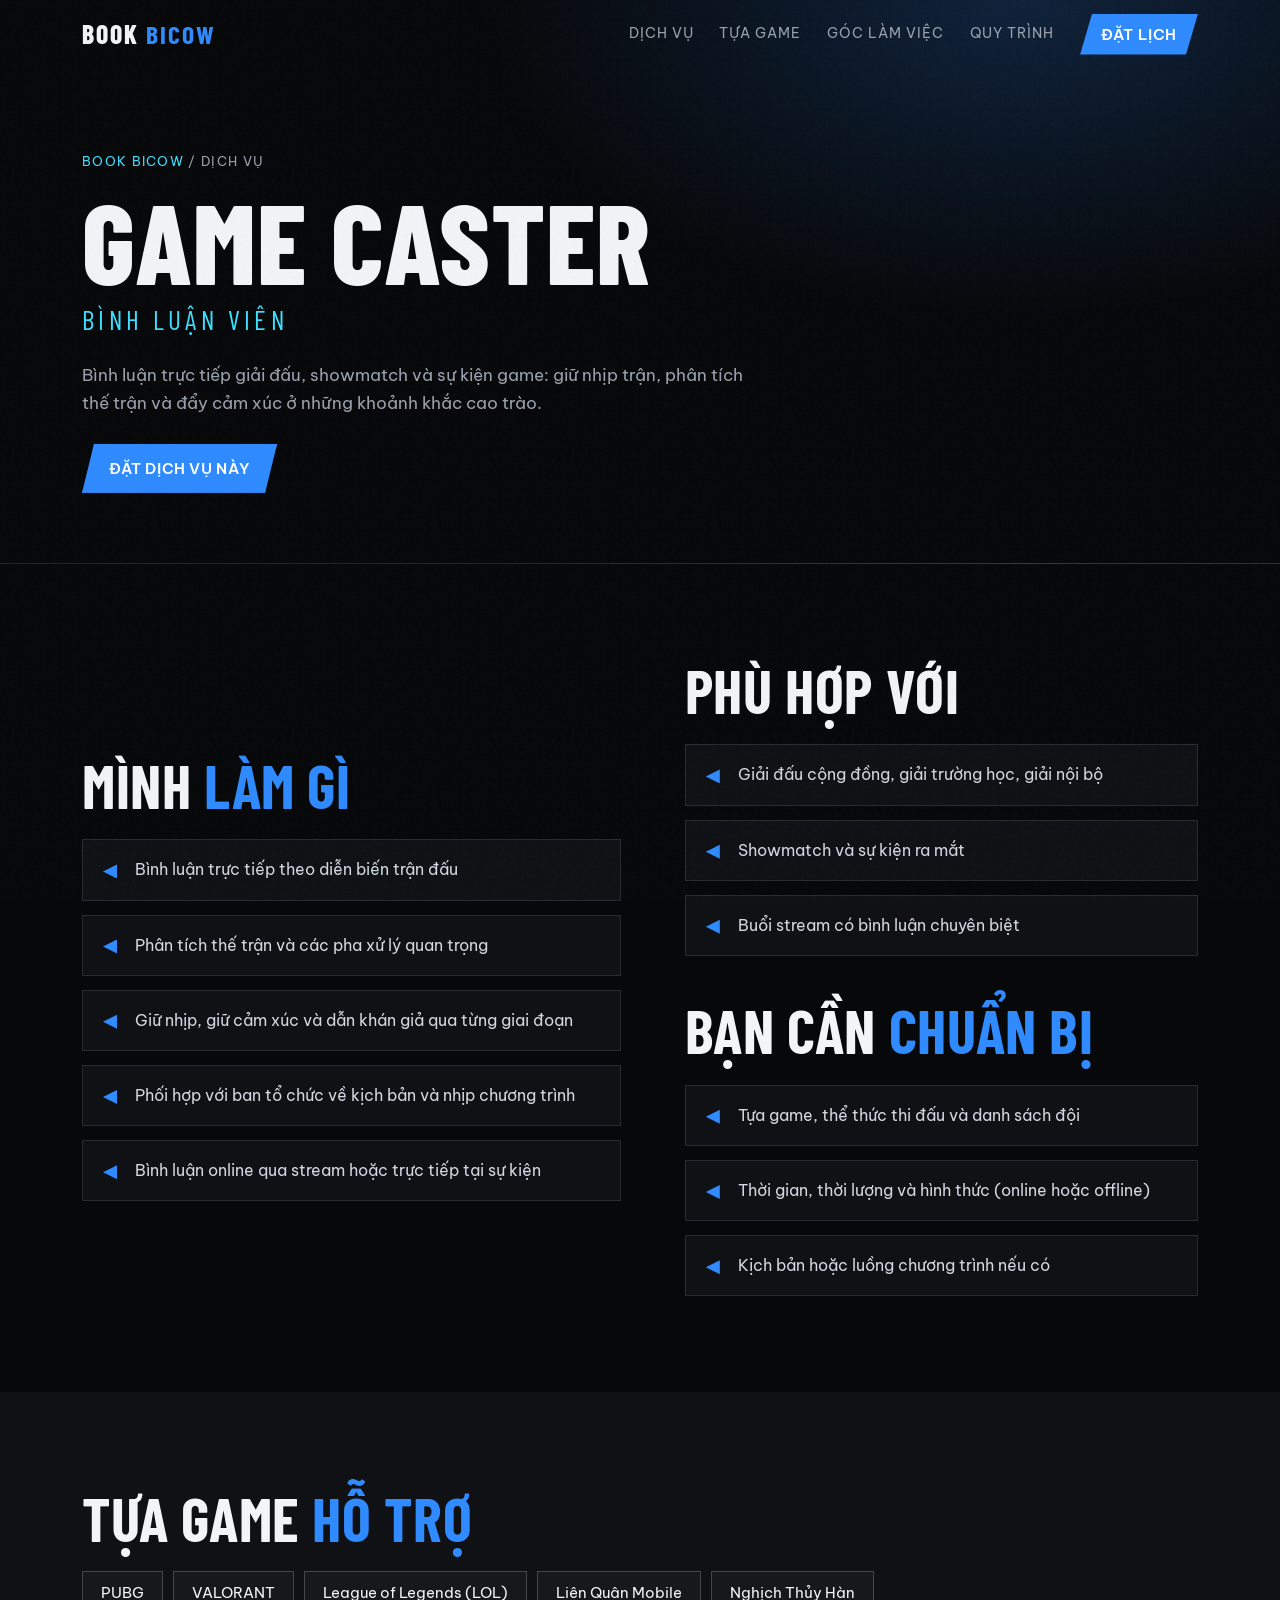
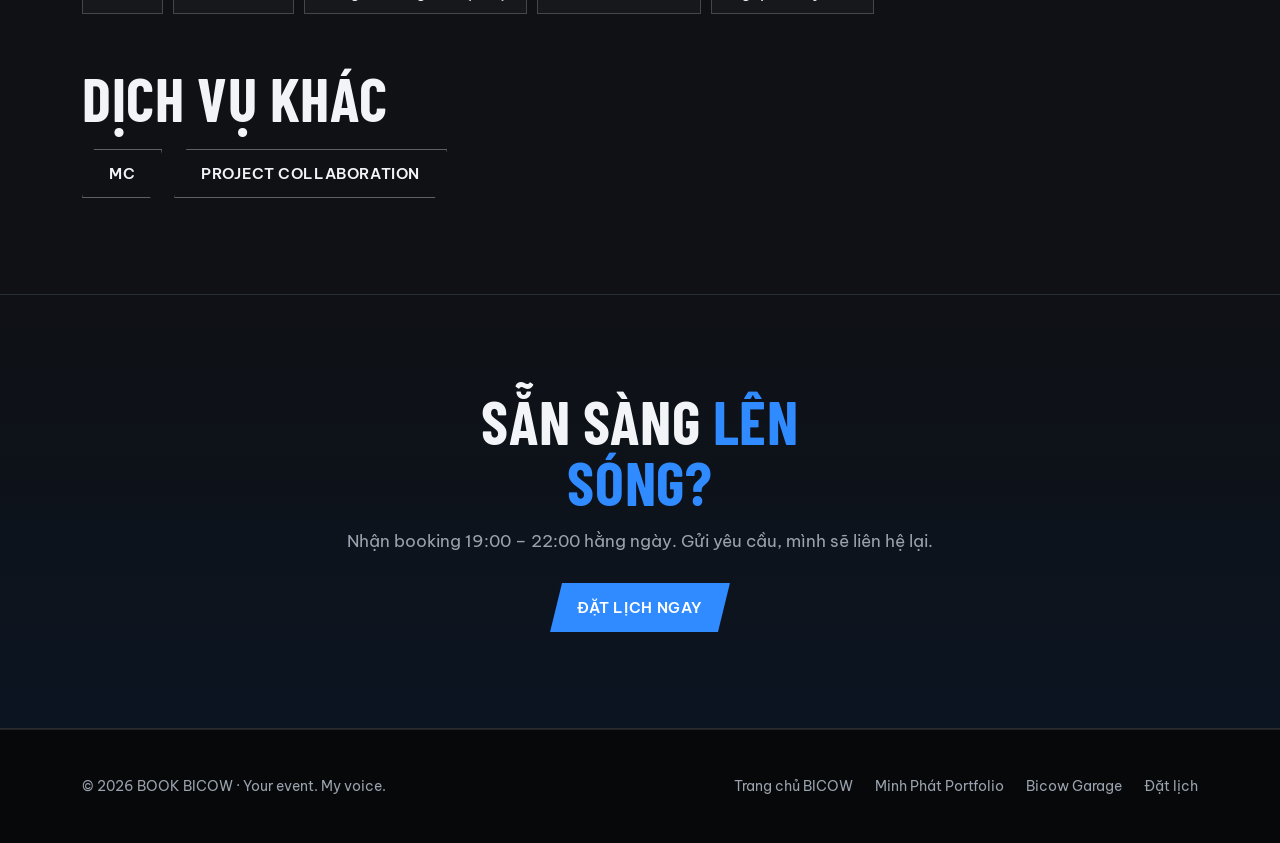
<file: book/game-caster.html>
<!doctype html>
<html lang="vi"><head><meta charset="utf-8"><meta name="viewport" content="width=device-width,initial-scale=1,viewport-fit=cover"><title>Game Caster – Bình luận viên | BOOK BICOW</title><meta name="description" content="Bình luận trực tiếp giải đấu, showmatch và sự kiện game: giữ nhịp trận, phân tích thế trận và đẩy cảm xúc ở những khoảnh khắc cao trào."><link rel="canonical" href="https://bicow.site/book/game-caster.html"><link rel="icon" href="favicon.svg" type="image/svg+xml"><meta name="theme-color" content="#07080a"><meta property="og:type" content="website"><meta property="og:site_name" content="BOOK BICOW"><meta property="og:title" content="Game Caster – Bình luận viên | BOOK BICOW"><meta property="og:description" content="Bình luận trực tiếp giải đấu, showmatch và sự kiện game: giữ nhịp trận, phân tích thế trận và đẩy cảm xúc ở những khoảnh khắc cao trào."><meta property="og:url" content="https://bicow.site/book/game-caster.html"><meta property="og:image" content="https://bicow.site/book/img/goc-lam-viec.jpg"><meta property="og:locale" content="vi_VN"><link rel="preconnect" href="https://fonts.googleapis.com"><link rel="preconnect" href="https://fonts.gstatic.com" crossorigin><link href="https://fonts.googleapis.com/css2?family=Barlow+Condensed:wght@600;700;800&family=Be+Vietnam+Pro:wght@400;500;600&display=swap&subset=vietnamese" rel="stylesheet"><link rel="stylesheet" href="assets/style.css"></head><body><header class="top"><div class="wrap"><a class="logo" href="index.html">BOOK <b>BICOW</b></a><button class="burger" aria-label="Mở menu" aria-expanded="false">☰</button><nav aria-label="Menu chính"><a href="index.html#dich-vu">Dịch vụ</a><a href="index.html#tua-game">Tựa game</a><a href="index.html#goc-lam-viec">Góc làm việc</a><a href="index.html#quy-trinh">Quy trình</a><a class="btn" href="booking.html">Đặt lịch</a></nav></div></header><main><section class="sub"><div class="wrap"><p class="crumb"><a href="index.html">BOOK BICOW</a> / Dịch vụ</p><h1 class="in2">Game Caster</h1><p class="slogan in3">Bình luận viên</p><p class="lead in3">Bình luận trực tiếp giải đấu, showmatch và sự kiện game: giữ nhịp trận, phân tích thế trận và đẩy cảm xúc ở những khoảnh khắc cao trào.</p><div class="cta in4" style="margin-top:26px"><a class="btn" href="booking.html?dichvu=caster" data-dv="caster">Đặt dịch vụ này</a></div></div></section>
<section><div class="wrap split"><div class="rv"><h2>Mình <em>làm gì</em></h2><ul class="list"><li>Bình luận trực tiếp theo diễn biến trận đấu</li><li>Phân tích thế trận và các pha xử lý quan trọng</li><li>Giữ nhịp, giữ cảm xúc và dẫn khán giả qua từng giai đoạn</li><li>Phối hợp với ban tổ chức về kịch bản và nhịp chương trình</li><li>Bình luận online qua stream hoặc trực tiếp tại sự kiện</li></ul></div><div class="rv" style="--d:.12s"><h2>Phù hợp với</h2><ul class="list"><li>Giải đấu cộng đồng, giải trường học, giải nội bộ</li><li>Showmatch và sự kiện ra mắt</li><li>Buổi stream có bình luận chuyên biệt</li></ul><h2 style="margin-top:44px">Bạn cần <em>chuẩn bị</em></h2><ul class="list"><li>Tựa game, thể thức thi đấu và danh sách đội</li><li>Thời gian, thời lượng và hình thức (online hoặc offline)</li><li>Kịch bản hoặc luồng chương trình nếu có</li></ul></div></div></section>
<section class="alt"><div class="wrap"><h2 class="rv">Tựa game <em>hỗ trợ</em></h2><div class="chips rv"><span>PUBG</span><span>VALORANT</span><span>League of Legends (LOL)</span><span>Liên Quân Mobile</span><span>Nghịch Thủy Hàn</span></div><h2 style="margin-top:54px" class="rv">Dịch vụ khác</h2><div class="others rv"><a class="btn ghost" href="mc.html">MC</a><a class="btn ghost" href="hop-tac.html">Project Collaboration</a></div></div></section>
<section class="band"><div class="wrap"><h2 class="rv">Sẵn sàng <em>lên sóng?</em></h2><p class="lead rv">Nhận booking 19:00 – 22:00 hằng ngày. Gửi yêu cầu, mình sẽ liên hệ lại.</p><div class="cta rv"><a class="btn" href="booking.html?dichvu=caster" data-dv="caster">Đặt lịch ngay</a></div></div></section></main><footer><div class="wrap"><span>© <span id="y">2026</span> BOOK BICOW · Your event. My voice.</span><nav aria-label="Hệ sinh thái BICOW"><a href="https://bicow.site/">Trang chủ BICOW</a><a href="https://bicow.site/portfolio/">Minh Phát Portfolio</a><a href="https://bicow.site/bicow/">Bicow Garage</a><a href="booking.html">Đặt lịch</a></nav></div></footer>
<script src="assets/config.js"></script><script src="assets/main.js"></script></body></html>
</file>
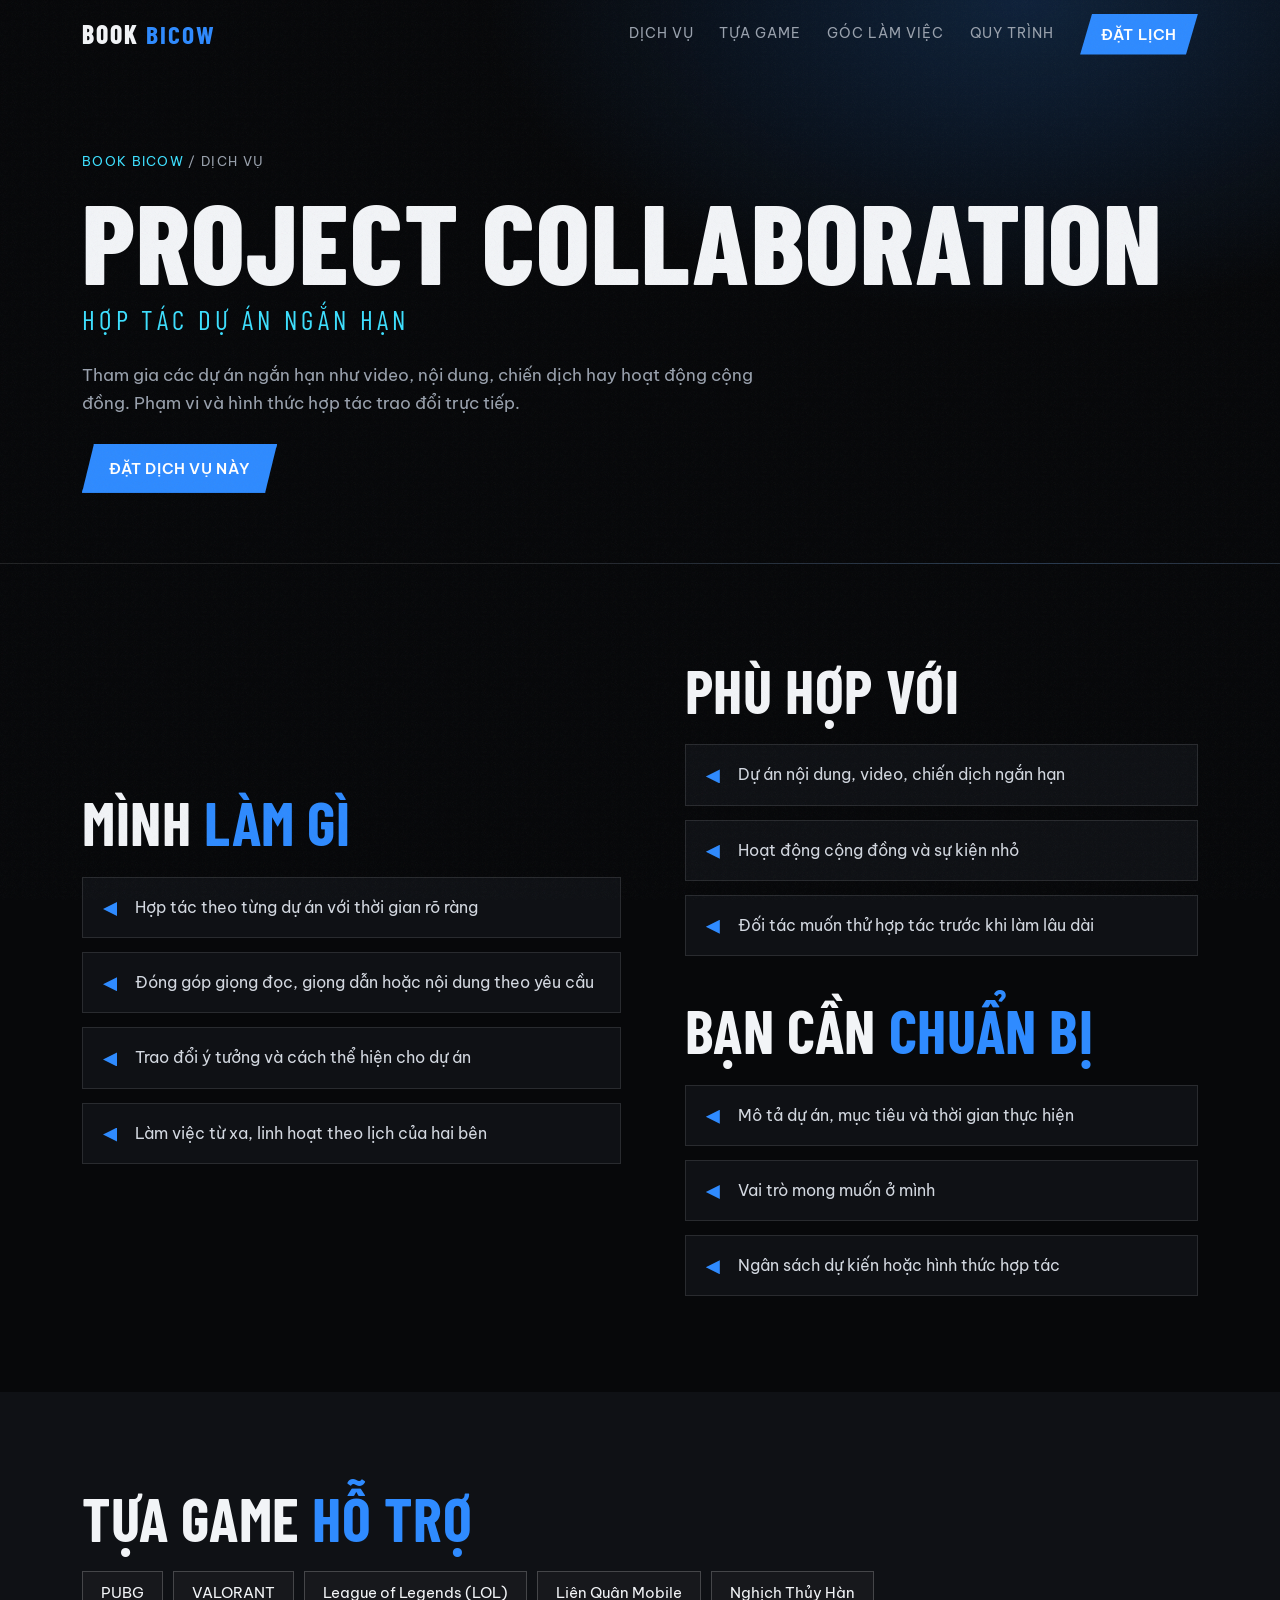
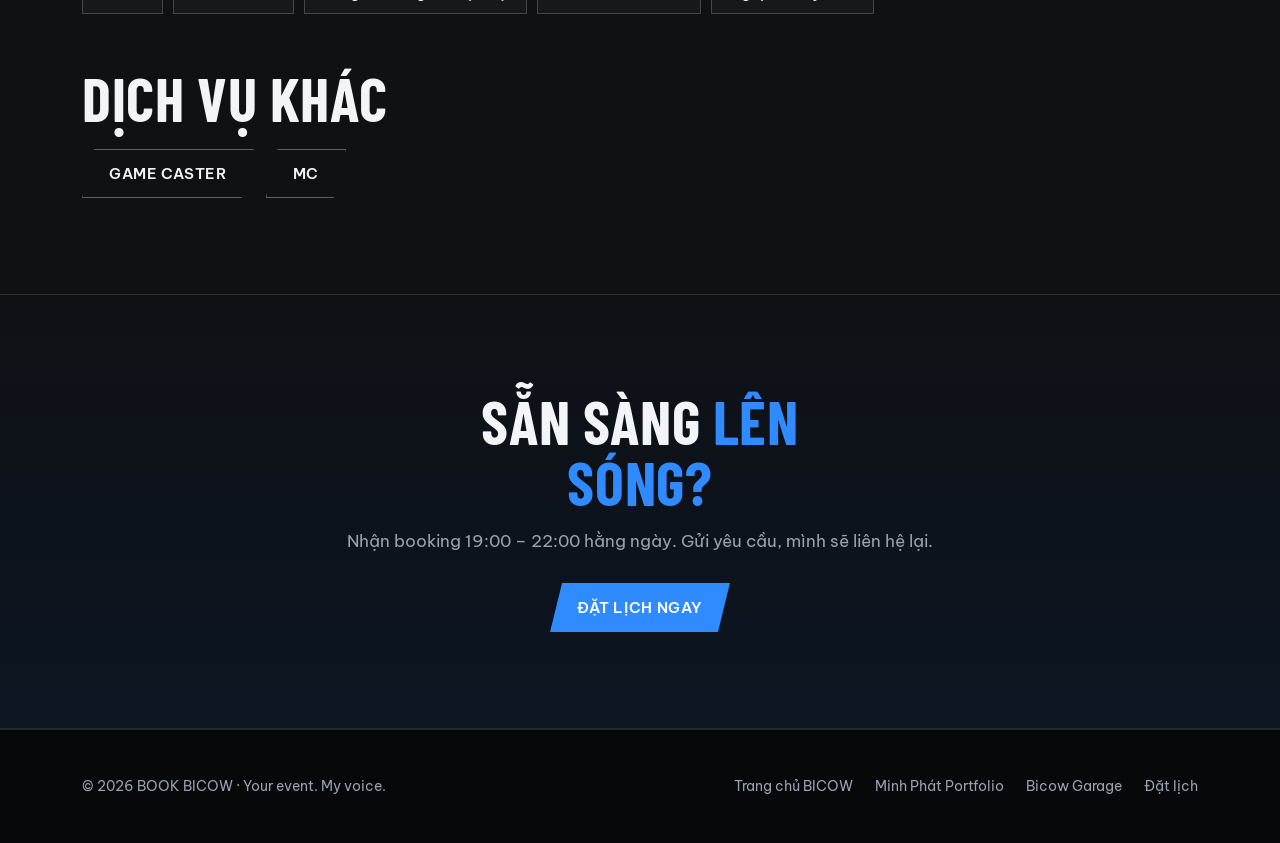
<file: book/hop-tac.html>
<!doctype html>
<html lang="vi"><head><meta charset="utf-8"><meta name="viewport" content="width=device-width,initial-scale=1,viewport-fit=cover"><title>Project Collaboration – Hợp tác dự án ngắn hạn | BOOK BICOW</title><meta name="description" content="Tham gia các dự án ngắn hạn như video, nội dung, chiến dịch hay hoạt động cộng đồng. Phạm vi và hình thức hợp tác trao đổi trực tiếp."><link rel="canonical" href="https://bicow.site/book/hop-tac.html"><link rel="icon" href="favicon.svg" type="image/svg+xml"><meta name="theme-color" content="#07080a"><meta property="og:type" content="website"><meta property="og:site_name" content="BOOK BICOW"><meta property="og:title" content="Project Collaboration – Hợp tác dự án ngắn hạn | BOOK BICOW"><meta property="og:description" content="Tham gia các dự án ngắn hạn như video, nội dung, chiến dịch hay hoạt động cộng đồng. Phạm vi và hình thức hợp tác trao đổi trực tiếp."><meta property="og:url" content="https://bicow.site/book/hop-tac.html"><meta property="og:image" content="https://bicow.site/book/img/goc-lam-viec.jpg"><meta property="og:locale" content="vi_VN"><link rel="preconnect" href="https://fonts.googleapis.com"><link rel="preconnect" href="https://fonts.gstatic.com" crossorigin><link href="https://fonts.googleapis.com/css2?family=Barlow+Condensed:wght@600;700;800&family=Be+Vietnam+Pro:wght@400;500;600&display=swap&subset=vietnamese" rel="stylesheet"><link rel="stylesheet" href="assets/style.css"></head><body><header class="top"><div class="wrap"><a class="logo" href="index.html">BOOK <b>BICOW</b></a><button class="burger" aria-label="Mở menu" aria-expanded="false">☰</button><nav aria-label="Menu chính"><a href="index.html#dich-vu">Dịch vụ</a><a href="index.html#tua-game">Tựa game</a><a href="index.html#goc-lam-viec">Góc làm việc</a><a href="index.html#quy-trinh">Quy trình</a><a class="btn" href="booking.html">Đặt lịch</a></nav></div></header><main><section class="sub"><div class="wrap"><p class="crumb"><a href="index.html">BOOK BICOW</a> / Dịch vụ</p><h1 class="in2">Project Collaboration</h1><p class="slogan in3">Hợp tác dự án ngắn hạn</p><p class="lead in3">Tham gia các dự án ngắn hạn như video, nội dung, chiến dịch hay hoạt động cộng đồng. Phạm vi và hình thức hợp tác trao đổi trực tiếp.</p><div class="cta in4" style="margin-top:26px"><a class="btn" href="booking.html?dichvu=hop-tac" data-dv="hop-tac">Đặt dịch vụ này</a></div></div></section>
<section><div class="wrap split"><div class="rv"><h2>Mình <em>làm gì</em></h2><ul class="list"><li>Hợp tác theo từng dự án với thời gian rõ ràng</li><li>Đóng góp giọng đọc, giọng dẫn hoặc nội dung theo yêu cầu</li><li>Trao đổi ý tưởng và cách thể hiện cho dự án</li><li>Làm việc từ xa, linh hoạt theo lịch của hai bên</li></ul></div><div class="rv" style="--d:.12s"><h2>Phù hợp với</h2><ul class="list"><li>Dự án nội dung, video, chiến dịch ngắn hạn</li><li>Hoạt động cộng đồng và sự kiện nhỏ</li><li>Đối tác muốn thử hợp tác trước khi làm lâu dài</li></ul><h2 style="margin-top:44px">Bạn cần <em>chuẩn bị</em></h2><ul class="list"><li>Mô tả dự án, mục tiêu và thời gian thực hiện</li><li>Vai trò mong muốn ở mình</li><li>Ngân sách dự kiến hoặc hình thức hợp tác</li></ul></div></div></section>
<section class="alt"><div class="wrap"><h2 class="rv">Tựa game <em>hỗ trợ</em></h2><div class="chips rv"><span>PUBG</span><span>VALORANT</span><span>League of Legends (LOL)</span><span>Liên Quân Mobile</span><span>Nghịch Thủy Hàn</span></div><h2 style="margin-top:54px" class="rv">Dịch vụ khác</h2><div class="others rv"><a class="btn ghost" href="game-caster.html">Game Caster</a><a class="btn ghost" href="mc.html">MC</a></div></div></section>
<section class="band"><div class="wrap"><h2 class="rv">Sẵn sàng <em>lên sóng?</em></h2><p class="lead rv">Nhận booking 19:00 – 22:00 hằng ngày. Gửi yêu cầu, mình sẽ liên hệ lại.</p><div class="cta rv"><a class="btn" href="booking.html?dichvu=hop-tac" data-dv="hop-tac">Đặt lịch ngay</a></div></div></section></main><footer><div class="wrap"><span>© <span id="y">2026</span> BOOK BICOW · Your event. My voice.</span><nav aria-label="Hệ sinh thái BICOW"><a href="https://bicow.site/">Trang chủ BICOW</a><a href="https://bicow.site/portfolio/">Minh Phát Portfolio</a><a href="https://bicow.site/bicow/">Bicow Garage</a><a href="booking.html">Đặt lịch</a></nav></div></footer>
<script src="assets/config.js"></script><script src="assets/main.js"></script></body></html>
</file>
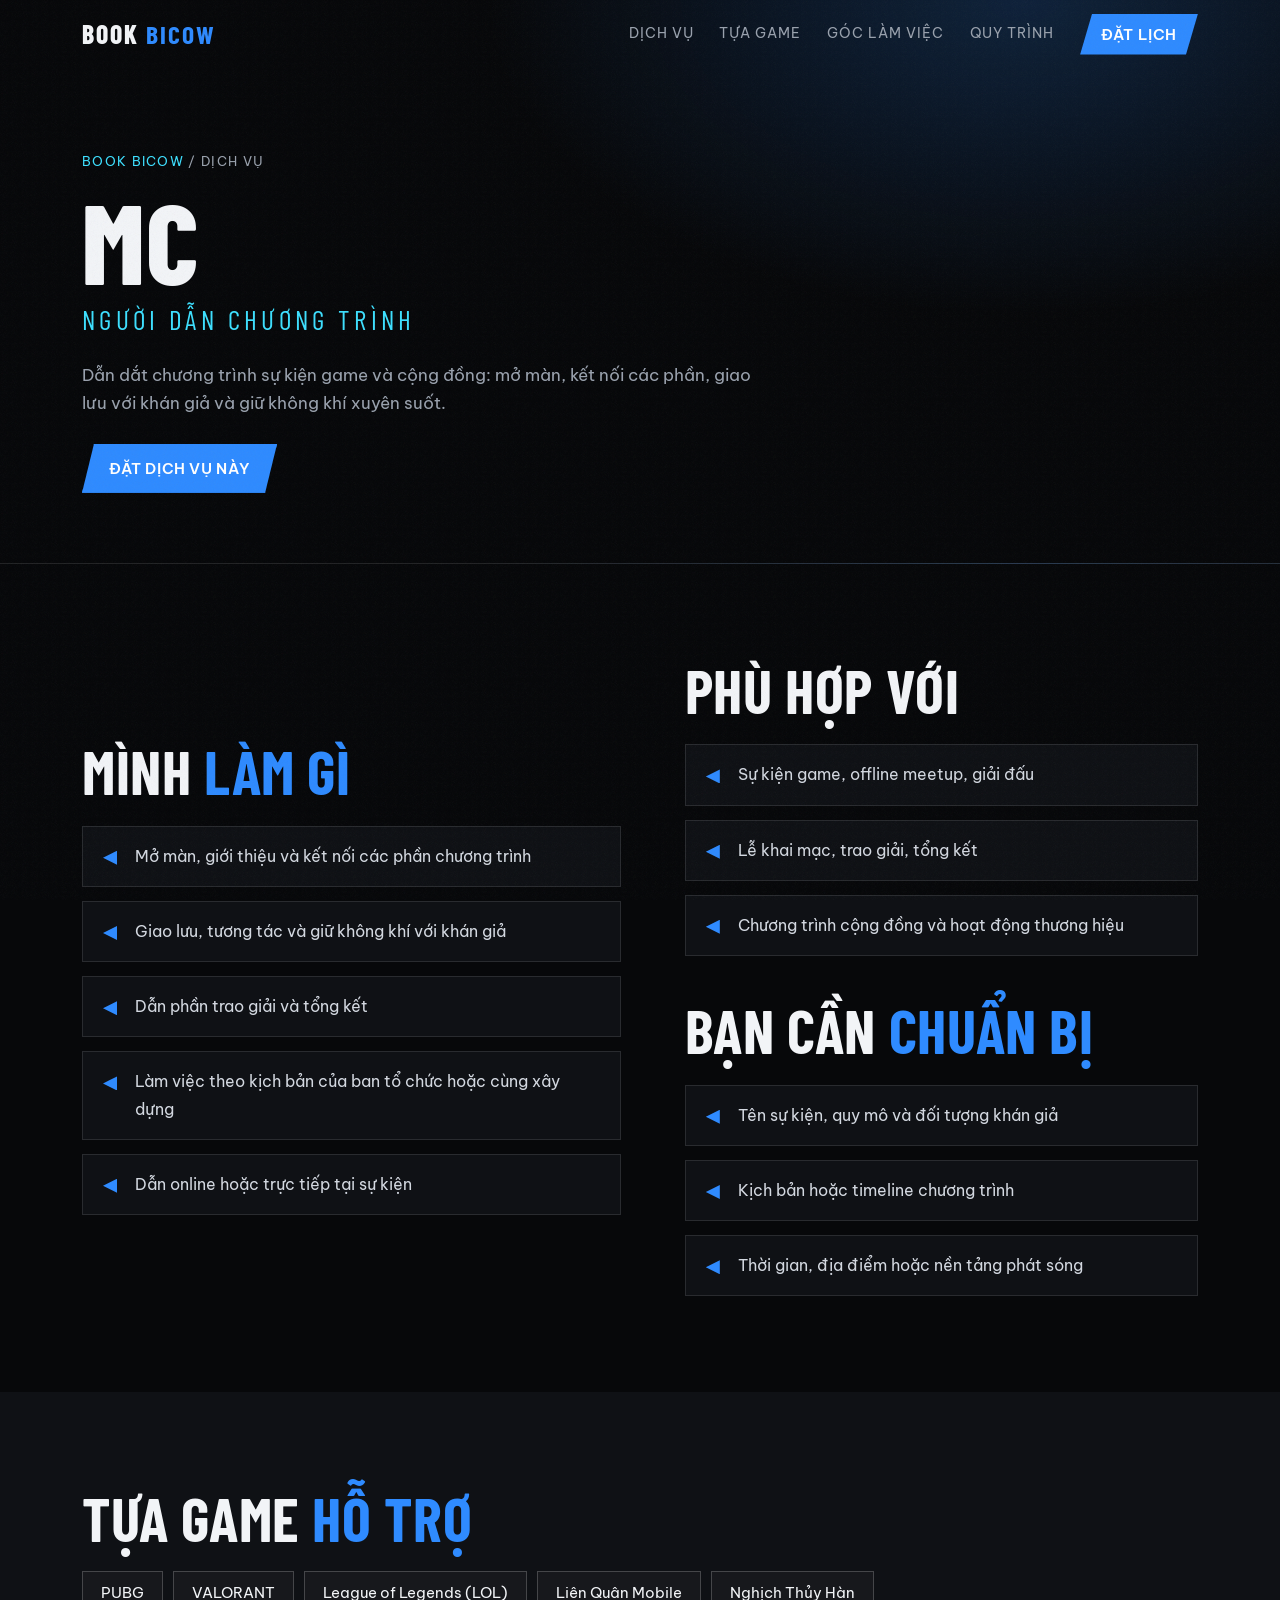
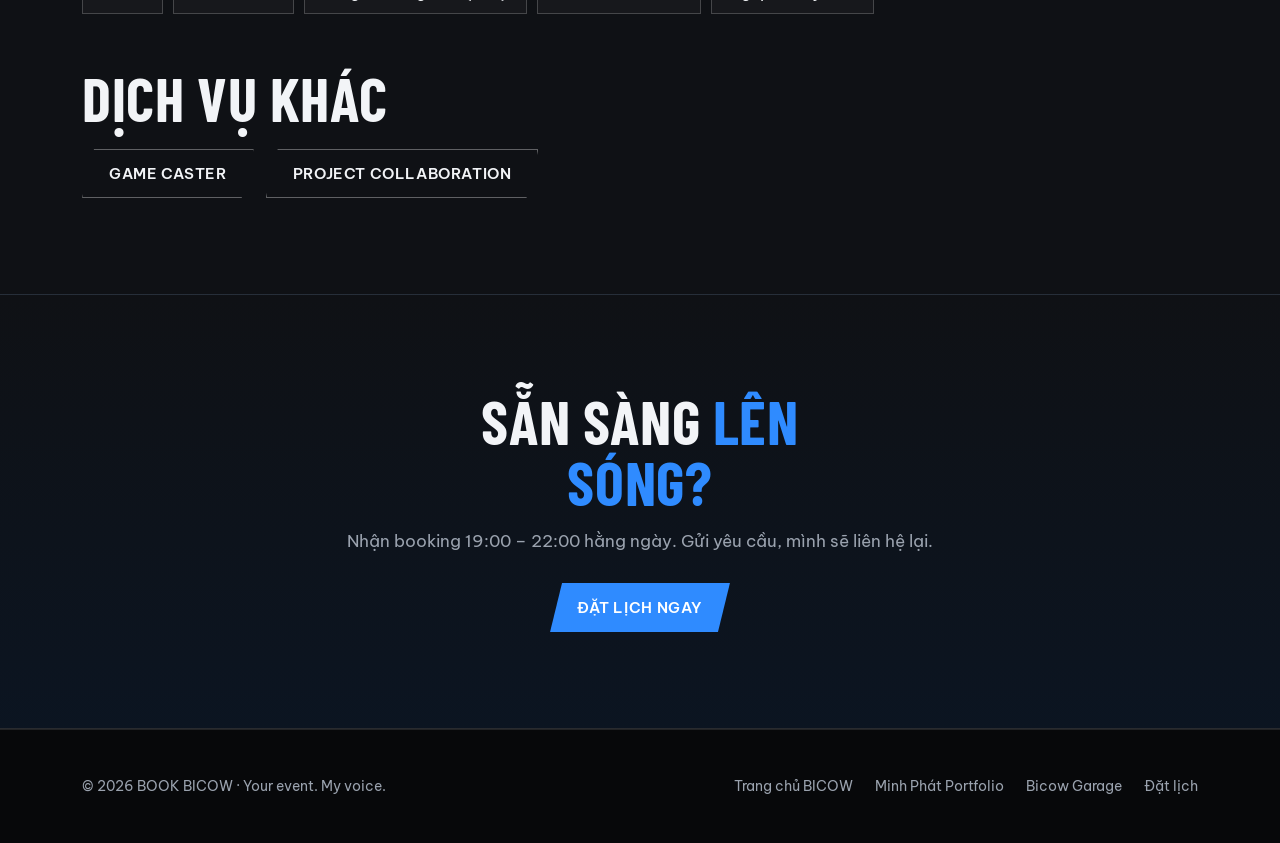
<file: book/mc.html>
<!doctype html>
<html lang="vi"><head><meta charset="utf-8"><meta name="viewport" content="width=device-width,initial-scale=1,viewport-fit=cover"><title>MC – Người dẫn chương trình | BOOK BICOW</title><meta name="description" content="Dẫn dắt chương trình sự kiện game và cộng đồng: mở màn, kết nối các phần, giao lưu với khán giả và giữ không khí xuyên suốt."><link rel="canonical" href="https://bicow.site/book/mc.html"><link rel="icon" href="favicon.svg" type="image/svg+xml"><meta name="theme-color" content="#07080a"><meta property="og:type" content="website"><meta property="og:site_name" content="BOOK BICOW"><meta property="og:title" content="MC – Người dẫn chương trình | BOOK BICOW"><meta property="og:description" content="Dẫn dắt chương trình sự kiện game và cộng đồng: mở màn, kết nối các phần, giao lưu với khán giả và giữ không khí xuyên suốt."><meta property="og:url" content="https://bicow.site/book/mc.html"><meta property="og:image" content="https://bicow.site/book/img/goc-lam-viec.jpg"><meta property="og:locale" content="vi_VN"><link rel="preconnect" href="https://fonts.googleapis.com"><link rel="preconnect" href="https://fonts.gstatic.com" crossorigin><link href="https://fonts.googleapis.com/css2?family=Barlow+Condensed:wght@600;700;800&family=Be+Vietnam+Pro:wght@400;500;600&display=swap&subset=vietnamese" rel="stylesheet"><link rel="stylesheet" href="assets/style.css"></head><body><header class="top"><div class="wrap"><a class="logo" href="index.html">BOOK <b>BICOW</b></a><button class="burger" aria-label="Mở menu" aria-expanded="false">☰</button><nav aria-label="Menu chính"><a href="index.html#dich-vu">Dịch vụ</a><a href="index.html#tua-game">Tựa game</a><a href="index.html#goc-lam-viec">Góc làm việc</a><a href="index.html#quy-trinh">Quy trình</a><a class="btn" href="booking.html">Đặt lịch</a></nav></div></header><main><section class="sub"><div class="wrap"><p class="crumb"><a href="index.html">BOOK BICOW</a> / Dịch vụ</p><h1 class="in2">MC</h1><p class="slogan in3">Người dẫn chương trình</p><p class="lead in3">Dẫn dắt chương trình sự kiện game và cộng đồng: mở màn, kết nối các phần, giao lưu với khán giả và giữ không khí xuyên suốt.</p><div class="cta in4" style="margin-top:26px"><a class="btn" href="booking.html?dichvu=mc" data-dv="mc">Đặt dịch vụ này</a></div></div></section>
<section><div class="wrap split"><div class="rv"><h2>Mình <em>làm gì</em></h2><ul class="list"><li>Mở màn, giới thiệu và kết nối các phần chương trình</li><li>Giao lưu, tương tác và giữ không khí với khán giả</li><li>Dẫn phần trao giải và tổng kết</li><li>Làm việc theo kịch bản của ban tổ chức hoặc cùng xây dựng</li><li>Dẫn online hoặc trực tiếp tại sự kiện</li></ul></div><div class="rv" style="--d:.12s"><h2>Phù hợp với</h2><ul class="list"><li>Sự kiện game, offline meetup, giải đấu</li><li>Lễ khai mạc, trao giải, tổng kết</li><li>Chương trình cộng đồng và hoạt động thương hiệu</li></ul><h2 style="margin-top:44px">Bạn cần <em>chuẩn bị</em></h2><ul class="list"><li>Tên sự kiện, quy mô và đối tượng khán giả</li><li>Kịch bản hoặc timeline chương trình</li><li>Thời gian, địa điểm hoặc nền tảng phát sóng</li></ul></div></div></section>
<section class="alt"><div class="wrap"><h2 class="rv">Tựa game <em>hỗ trợ</em></h2><div class="chips rv"><span>PUBG</span><span>VALORANT</span><span>League of Legends (LOL)</span><span>Liên Quân Mobile</span><span>Nghịch Thủy Hàn</span></div><h2 style="margin-top:54px" class="rv">Dịch vụ khác</h2><div class="others rv"><a class="btn ghost" href="game-caster.html">Game Caster</a><a class="btn ghost" href="hop-tac.html">Project Collaboration</a></div></div></section>
<section class="band"><div class="wrap"><h2 class="rv">Sẵn sàng <em>lên sóng?</em></h2><p class="lead rv">Nhận booking 19:00 – 22:00 hằng ngày. Gửi yêu cầu, mình sẽ liên hệ lại.</p><div class="cta rv"><a class="btn" href="booking.html?dichvu=mc" data-dv="mc">Đặt lịch ngay</a></div></div></section></main><footer><div class="wrap"><span>© <span id="y">2026</span> BOOK BICOW · Your event. My voice.</span><nav aria-label="Hệ sinh thái BICOW"><a href="https://bicow.site/">Trang chủ BICOW</a><a href="https://bicow.site/portfolio/">Minh Phát Portfolio</a><a href="https://bicow.site/bicow/">Bicow Garage</a><a href="booking.html">Đặt lịch</a></nav></div></footer>
<script src="assets/config.js"></script><script src="assets/main.js"></script></body></html>
</file>
<file: assets/style.css>
:root{--bg:#0e0e12;--panel:#17171d;--ink:#f4f2f5;--mute:#a7a3ad;--pink:#ff4fa3;--pink2:#ff86c1;--blue:#5fb4ff;
--display:"Bricolage Grotesque","Be Vietnam Pro",system-ui,sans-serif;--body:"Be Vietnam Pro",system-ui,-apple-system,"Segoe UI",sans-serif}
*{box-sizing:border-box;margin:0}
html{scroll-behavior:smooth;background:var(--bg);color-scheme:dark}
body{font-family:var(--body);color:var(--ink);background:var(--bg);line-height:1.65;-webkit-font-smoothing:antialiased;overflow-x:hidden}
a{color:inherit}
:focus-visible{outline:3px solid var(--pink);outline-offset:3px}
.wrap{max-width:1080px;margin:0 auto;padding:0 20px}
h1,h2,h3{font-family:var(--display);line-height:1.1;letter-spacing:-.015em}
/* scroll progress + reveal */
.prog{position:fixed;top:0;left:0;height:3px;width:100%;background:linear-gradient(90deg,var(--blue),var(--pink));transform-origin:0 50%;transform:scaleX(0);z-index:50}
.rv{opacity:0;transform:translateY(34px) scale(.98);transition:opacity .7s ease,transform .7s cubic-bezier(.2,.7,.2,1);transition-delay:var(--d,0s)}
.rv.in{opacity:1;transform:none}
/* buttons */
.btn,.ask{font:600 1rem var(--body);display:inline-flex;align-items:center;justify-content:center;gap:8px;padding:12px 22px;border-radius:99px;border:0;cursor:pointer;text-decoration:none;background:var(--pink);color:#16060e;transition:transform .15s,box-shadow .2s,background .15s}
.btn:hover,.ask:hover{transform:translateY(-2px);box-shadow:0 8px 26px #ff4fa355;background:var(--pink2)}
.ask.done{background:#fff;color:#16060e}
.btn.ghost{background:transparent;color:var(--ink);border:2px solid #ffffff44}
/* landing */
.land{min-height:100vh;display:grid;place-items:center;padding:40px 16px;background:radial-gradient(60% 70% at 15% 40%,#1b4a73aa,transparent 70%),radial-gradient(60% 70% at 85% 50%,#7a1b52aa,transparent 70%),var(--bg)}
.land h1{text-align:center;font-size:clamp(1.1rem,2.6vw,1.5rem);font-weight:700;color:var(--mute);margin-bottom:28px;letter-spacing:0}
.pair{display:grid;grid-template-columns:1fr auto 1fr;gap:clamp(12px,3vw,40px);align-items:center;max-width:980px;width:100%}
.or{font-family:var(--display);font-weight:800;color:var(--mute);font-size:1.1rem}
.pick{display:flex;flex-direction:column;align-items:center;text-align:center;text-decoration:none;transition:transform .35s ease,opacity .35s,filter .35s}
.frame{width:100%;aspect-ratio:4/5;border-radius:999px 999px 28px 28px;overflow:hidden;border:5px solid #fff;box-shadow:0 20px 60px #0009;background:#000}
.frame img{width:100%;height:100%;object-fit:cover;display:block;transition:transform .6s ease}
.pick h2{font-size:clamp(1.4rem,3.4vw,2.2rem);font-weight:800;margin:18px 0 4px}
.pick p{color:var(--mute);margin-bottom:16px;max-width:28ch;font-size:.95rem}
.pair:hover .pick{opacity:.55;filter:saturate(.6)}
.pair .pick:hover{opacity:1;filter:none;transform:translateY(-8px)}
.pick:hover .frame img{transform:scale(1.06)}
.pick.me .btn{background:var(--blue);color:#06121d}
.pick.me .btn:hover{box-shadow:0 8px 26px #5fb4ff55}
@media(max-width:720px){.pair{grid-template-columns:1fr}.or{text-align:center}.frame{max-width:300px;margin:0 auto}}
/* landing: 2 ảnh chia đôi toàn màn hình */
.split{display:grid;grid-template-columns:repeat(3,1fr);height:100vh;height:100dvh;overflow:hidden;background:#000}
.half{position:relative;display:flex;flex-direction:column;justify-content:flex-end;align-items:flex-start;padding:clamp(20px,4vw,56px);padding-bottom:calc(clamp(20px,4vw,56px) + env(safe-area-inset-bottom,0px));text-decoration:none;overflow:hidden;color:#fff;transition:flex .3s,filter .4s,opacity .4s}
.half img{position:absolute;inset:0;width:100%;height:100%;display:block;transition:transform .8s ease}
.half.me img{object-fit:cover;object-position:42% 30%}
.half.shop img{object-fit:cover;object-position:50% 45%;transform:scale(1.4)}
.half::after{content:"";position:absolute;inset:0;background:linear-gradient(0deg,#000d 0,#0006 32%,transparent 60%)}
.half>*:not(img){position:relative;z-index:2}
.half h2{font-size:clamp(1.8rem,4.6vw,3.6rem);font-weight:800;margin-bottom:6px}
.half p{color:#e6e3ea;margin-bottom:16px;max-width:30ch;font-size:clamp(.9rem,1.5vw,1.05rem)}
.half.me .btn{background:var(--blue);color:#06121d}
.half.me .btn:hover{box-shadow:0 8px 26px #5fb4ff66}
.split:hover .half{filter:brightness(.55) saturate(.7)}
.split .half:hover{filter:none}
.half:hover img{transform:scale(1.05)}
.half.shop:hover img{transform:scale(1.46)}
.mid{position:absolute;left:33.333%;top:50%;transform:translate(-50%,-50%);z-index:5;width:64px;height:64px;border-radius:50%;background:#fff;color:#111;display:grid;place-items:center;font:800 .9rem var(--display);box-shadow:0 0 0 6px #0008;pointer-events:none}
.split{position:relative}
.mid.m2{left:66.666%}
.half.book img{object-fit:cover;object-position:18% 20%}
.half.book .btn{background:#fff;color:#07080a}
.half.book .btn:hover{box-shadow:0 8px 26px #ffffff55}
@media(max-width:720px) and (pointer:coarse){.split{grid-template-columns:1fr;grid-template-rows:repeat(3,1fr)}.mid{left:50%;top:33.333%}.mid.m2{left:50%;top:66.666%}.half.book img{object-position:18% 18%}.half{padding:18px}.half h2{font-size:1.7rem}.half p{margin-bottom:10px}.half.me img{object-position:42% 28%}.mid{width:52px;height:52px}}
/* header */
.top{position:sticky;top:0;z-index:40;background:#0e0e12e6;backdrop-filter:blur(10px);padding-top:env(safe-area-inset-top,0px);border-bottom:1px solid #ffffff14}
.top .wrap{display:flex;align-items:center;justify-content:space-between;height:60px}
.logo{font-family:var(--display);font-weight:800;font-size:1.5rem;text-decoration:none;font-style:italic}
.logo b{color:var(--pink)}
.top nav{display:flex;gap:20px;font-size:.92rem}
.top nav a{text-decoration:none;color:var(--mute)}.top nav a:hover{color:var(--ink)}
@media(max-width:640px){.top nav a:nth-child(n+3){display:none}}
/* hero */
.hero{padding:56px 0 64px;background:radial-gradient(50% 60% at 78% 40%,#7a1b5299,transparent 70%)}
.hero .wrap{display:grid;grid-template-columns:1.1fr .9fr;gap:32px;align-items:center}
.hero h1{font-size:clamp(2.3rem,6.5vw,4.4rem);font-weight:800}
.hero p{color:var(--mute);max-width:46ch;margin:16px 0 26px;font-size:1.05rem}
.hero .art{border-radius:50%;overflow:hidden;border:5px solid #fff;aspect-ratio:1;box-shadow:0 0 70px #ff4fa366;will-change:transform}
.hero .art img{width:100%;height:100%;display:block}
@media(max-width:760px){.hero .wrap{grid-template-columns:1fr}.hero .art{max-width:300px;margin:0 auto;order:-1}}
/* brand strip */
.flag{height:18px;background:repeating-conic-gradient(#fff 0 25%,#0e0e12 0 50%) 0 0/18px 18px}
.marq{overflow:hidden;background:var(--panel);padding:18px 0;border-bottom:1px solid #ffffff14}
.marq div{display:flex;gap:48px;width:max-content;animation:mv 26s linear infinite;font-family:var(--display);font-weight:800;font-size:1.6rem;color:#ffffff55}
.marq span:nth-child(odd){color:var(--pink)}
@keyframes mv{to{transform:translateX(-50%)}}
/* sections */
section{padding:76px 0}
section h2{font-size:clamp(1.7rem,4vw,2.5rem);margin-bottom:10px}
.lead{color:var(--mute);max-width:58ch;margin-bottom:34px}
.alt{background:var(--panel)}
.grid{display:grid;grid-template-columns:repeat(auto-fill,minmax(250px,1fr));gap:20px}
.card{background:var(--panel);border:1px solid #ffffff1a;border-radius:20px;overflow:hidden;display:flex;flex-direction:column}
.card figure{aspect-ratio:4/3;display:grid;place-items:center;background:radial-gradient(circle at 50% 70%,#ff4fa344,#101015 70%);border-bottom:1px solid #ffffff14}
.card figure img{width:100%;height:100%;object-fit:cover}
.card figure svg{width:62%;fill:#ff4fa3aa}
.card div{padding:16px;display:flex;flex-direction:column;gap:6px;flex:1}
.tag{font-size:.8rem;color:var(--pink2)}
.card h3{font-size:1.12rem}
.card p{font-size:.92rem;color:var(--mute);flex:1}
.card .ask{margin-top:10px;font-size:.92rem;padding:10px 14px}
.card:hover{border-color:var(--pink);transition:border-color .2s}
details{border-top:1px solid #ffffff33;padding:16px 0}
details:last-of-type{border-bottom:1px solid #ffffff33}
summary{font-family:var(--display);font-weight:700;font-size:1.12rem;cursor:pointer}
details p{margin-top:8px;max-width:64ch;color:var(--mute)}
footer{padding:36px 0 calc(36px + env(safe-area-inset-bottom,0px));font-size:.92rem;color:var(--mute);border-top:1px solid #ffffff14}
footer .wrap{display:flex;flex-wrap:wrap;gap:16px;justify-content:space-between}
.zalo-fab{position:fixed;right:16px;bottom:calc(16px + env(safe-area-inset-bottom,0px));z-index:45;box-shadow:0 6px 24px #000a}
@media(prefers-reduced-motion:reduce){*{transition:none!important;animation:none!important;scroll-behavior:auto!important}.rv{opacity:1;transform:none}}
/* ===== trang Bicow mới ===== */
.sr{position:absolute;width:1px;height:1px;overflow:hidden;clip:rect(0 0 0 0);white-space:nowrap}
.logo{display:flex;align-items:center;gap:8px}.logo img{height:30px;width:auto}
.intro{padding:56px 0 64px;background:radial-gradient(45% 60% at 22% 45%,#7a1b5288,transparent 70%)}
.intro .wrap{display:grid;grid-template-columns:minmax(220px,300px) 1fr;gap:clamp(24px,5vw,64px);align-items:center}
.who{position:relative;display:flex;justify-content:center}
.who .think{height:clamp(300px,42vw,440px);width:auto;filter:drop-shadow(0 14px 30px #0008)}
.q{position:absolute;font-family:var(--display);font-weight:800;color:var(--pink);animation:bob 2.8s ease-in-out infinite}
.q1{top:2%;right:6%;font-size:3rem}.q2{top:14%;right:-4%;font-size:2rem;animation-delay:.5s;color:var(--blue)}.q3{top:-4%;left:8%;font-size:1.7rem;animation-delay:1s}
@keyframes bob{0%,100%{transform:translateY(0) rotate(-6deg)}50%{transform:translateY(-12px) rotate(8deg)}}
.say h1{font-size:clamp(2rem,5vw,3.3rem);font-weight:800}
.say h2{font-size:clamp(1.2rem,2.4vw,1.5rem);color:var(--pink2);margin:14px 0 10px}
.say p{color:#d6d3dc;max-width:56ch;margin-bottom:12px}
.pills{display:flex;flex-wrap:wrap;gap:8px;margin:18px 0 22px}
.pills span{border:1px solid #ffffff33;border-radius:99px;padding:5px 14px;font-size:.9rem;color:var(--ink)}
@media(max-width:760px){.intro .wrap{grid-template-columns:1fr}.who{order:-1}}
.sec-h{display:flex;align-items:flex-end;gap:14px;margin-bottom:6px}
.sec-h img{height:84px;width:auto}
.favs{display:grid;grid-template-columns:repeat(4,1fr);gap:16px}
.card.fav figure{aspect-ratio:1}
@media(max-width:900px){.favs{grid-template-columns:repeat(2,1fr)}}
.badge{align-self:flex-start;font-size:.78rem;padding:2px 10px;border-radius:99px;background:#ffffff1a;color:var(--mute)}
.badge.sale{background:var(--pink);color:#16060e;font-weight:600}
.tools{display:flex;flex-direction:column;gap:14px;margin-bottom:26px}
.search{width:100%;max-width:420px;padding:12px 18px;border-radius:99px;border:1px solid #ffffff33;background:var(--bg);color:var(--ink);font:1rem var(--body)}
.search::placeholder{color:var(--mute)}
.chips{display:flex;flex-wrap:wrap;gap:8px}
.chip{font:500 .9rem var(--body);padding:7px 14px;border-radius:99px;border:1px solid #ffffff33;background:transparent;color:var(--ink);cursor:pointer}
.chip:hover{border-color:var(--pink)}
.chip[aria-pressed=true]{background:var(--pink);border-color:var(--pink);color:#16060e;font-weight:600}
#count{color:var(--mute);font-size:.9rem}
.empty{display:flex;flex-direction:column;align-items:center;gap:10px;padding:30px 0;color:var(--mute);text-align:center}
.empty[hidden]{display:none}.empty img{height:110px}
.cta{padding:60px 0}
.cta .box{display:grid;grid-template-columns:auto 1fr;gap:28px;align-items:center;background:linear-gradient(120deg,#3a1230,#16202e);border:1px solid #ffffff1f;border-radius:28px;padding:28px 32px}
.cta img{height:200px;width:auto;margin:-48px 0 -28px}
.cta p{color:#d6d3dc;margin:8px 0 18px;max-width:50ch}
@media(max-width:640px){.cta .box{grid-template-columns:1fr;text-align:center;justify-items:center}.cta img{height:160px;margin-top:-70px}}
.faq{display:grid;grid-template-columns:1fr 170px;gap:40px;align-items:end}
.faq>img{width:170px;height:auto}
@media(max-width:760px){.faq{grid-template-columns:1fr}.faq>img{display:none}}
footer .sleepy{height:44px;width:auto;margin-right:8px;vertical-align:middle}
</file>
<file: book/assets/style.css>
:root{--bg:#07080a;--coal:#0f1115;--coal2:#161920;--line:#ffffff1c;--ink:#f2f4f7;--mute:#9aa2ae;--blue:#2f8bff;--cyan:#3ee0ff;
--display:"Barlow Condensed","Be Vietnam Pro",sans-serif;--body:"Be Vietnam Pro",system-ui,-apple-system,"Segoe UI",sans-serif}
*{box-sizing:border-box;margin:0}
html{scroll-behavior:smooth;background:var(--bg);color-scheme:dark}
body{font-family:var(--body);color:var(--ink);background:var(--bg);line-height:1.7;-webkit-font-smoothing:antialiased;overflow-x:hidden}
body::after{content:"";position:fixed;inset:0;pointer-events:none;opacity:.05;z-index:90;background-image:url("data:image/svg+xml;utf8,<svg xmlns='http://www.w3.org/2000/svg' width='140' height='140'><filter id='n'><feTurbulence baseFrequency='.9' numOctaves='2'/></filter><rect width='140' height='140' filter='url(%23n)'/></svg>")}
a{color:inherit}img{max-width:100%;display:block}
:focus-visible{outline:2px solid var(--cyan);outline-offset:3px}
.wrap{max-width:1160px;margin:0 auto;padding:0 22px}
h1,h2,h3{font-family:var(--display);text-transform:uppercase;line-height:1;letter-spacing:.01em;font-weight:700}
h2{font-size:clamp(2.2rem,5.5vw,3.8rem);margin-bottom:14px}
h2 em{font-style:normal;color:var(--blue)}
.lead{color:var(--mute);max-width:62ch;font-size:1.05rem}
.sr{position:absolute;width:1px;height:1px;overflow:hidden;clip:rect(0 0 0 0)}
/* buttons */
.btn{display:inline-flex;align-items:center;justify-content:center;gap:10px;font:600 .95rem var(--body);letter-spacing:.04em;text-transform:uppercase;padding:14px 26px;border:1px solid var(--blue);background:var(--blue);color:#fff;text-decoration:none;cursor:pointer;clip-path:polygon(12px 0,100% 0,calc(100% - 12px) 100%,0 100%);transition:box-shadow .25s,transform .2s,background .2s}
.btn:hover{box-shadow:0 0 34px #2f8bff88;transform:translateY(-2px);background:#4a9bff}
.btn.ghost{background:transparent;border-color:#ffffff55;color:var(--ink)}
.btn.ghost:hover{box-shadow:0 0 24px #3ee0ff44;border-color:var(--cyan)}
.btn:disabled{opacity:.6;cursor:wait;transform:none}
/* header */
.top{position:fixed;top:0;left:0;right:0;z-index:50;transition:background .3s,border-color .3s;border-bottom:1px solid transparent;padding-top:env(safe-area-inset-top,0)}
.top.solid{background:#07080ae8;backdrop-filter:blur(12px);border-color:var(--line)}
.top .wrap{display:flex;align-items:center;justify-content:space-between;height:68px}
.logo{font-family:var(--display);font-weight:800;font-size:1.6rem;letter-spacing:.08em;text-decoration:none}
.logo b{color:var(--blue)}
.top nav{display:flex;align-items:center;gap:26px;font-size:.85rem;text-transform:uppercase;letter-spacing:.07em}
.top nav a{text-decoration:none;color:var(--mute);transition:color .2s}.top nav a:hover{color:var(--ink)}
.top nav .btn{padding:10px 20px;color:#fff}
.burger{display:none;background:none;border:1px solid var(--line);color:var(--ink);width:44px;height:40px;font-size:1.2rem;cursor:pointer}
@media(max-width:900px){.burger{display:block}.top nav{position:absolute;top:68px;left:0;right:0;background:#07080af5;flex-direction:column;align-items:flex-start;padding:18px 22px 26px;gap:16px;display:none;border-bottom:1px solid var(--line)}.top nav.open{display:flex}}
/* hero */
.hero{position:relative;min-height:100svh;display:flex;align-items:center;overflow:hidden;padding:120px 0 90px}
.hero>img{position:absolute;inset:0;width:100%;height:100%;object-fit:cover;opacity:.5;transform:scale(1.08);animation:push 18s ease-out forwards}
@keyframes push{to{transform:scale(1)}}
.hero::before{content:"";position:absolute;inset:0;z-index:1;background:radial-gradient(70% 60% at 25% 45%,transparent,#07080a 95%),linear-gradient(180deg,#07080a99,transparent 30%,#07080a 100%)}
.hero::after{content:"";position:absolute;top:0;bottom:0;width:30%;z-index:1;left:-40%;background:linear-gradient(100deg,transparent,#3ee0ff22,transparent);animation:sweep 7s ease-in-out infinite}
@keyframes sweep{to{left:120%}}
.hero .wrap{position:relative;z-index:2}
.status{display:inline-flex;align-items:center;gap:10px;border:1px solid var(--line);background:#0f1115cc;padding:7px 16px;font-size:.82rem;letter-spacing:.06em;text-transform:uppercase;color:var(--mute)}
.status i{width:9px;height:9px;border-radius:50%;background:#555}
.status.on i{background:#2dd36f;box-shadow:0 0 12px #2dd36f;animation:pulse 1.6s infinite}
.status.on{color:var(--ink)}
@keyframes pulse{50%{opacity:.35}}
.hero h1{font-size:clamp(4.2rem,15vw,11rem);font-weight:800;letter-spacing:.02em;margin:22px 0 6px;line-height:.9}
.hero h1 b{color:transparent;-webkit-text-stroke:2px var(--blue)}
.slogan{font-family:var(--display);font-size:clamp(1.1rem,2.6vw,1.7rem);letter-spacing:.16em;text-transform:uppercase;color:var(--cyan);margin-bottom:18px}
.hero .lead{margin-bottom:30px}
.cta{display:flex;flex-wrap:wrap;gap:14px}
.in1,.in2,.in3,.in4{opacity:0;transform:translateY(26px);animation:up .9s cubic-bezier(.2,.7,.2,1) forwards}
.in2{animation-delay:.12s}.in3{animation-delay:.26s}.in4{animation-delay:.4s}
@keyframes up{to{opacity:1;transform:none}}
/* marquee */
.marq{overflow:hidden;border-block:1px solid var(--line);background:var(--coal);padding:18px 0}
.marq div{display:flex;gap:56px;width:max-content;animation:mv 30s linear infinite;font-family:var(--display);font-size:1.9rem;font-weight:700;text-transform:uppercase;letter-spacing:.06em;color:#ffffff40}
.marq span:nth-child(even){color:var(--blue)}
@keyframes mv{to{transform:translateX(-50%)}}
/* sections */
section{padding:96px 0}
.alt{background:var(--coal)}
.rv{opacity:0;transform:translateY(36px);transition:opacity .8s ease,transform .8s cubic-bezier(.2,.7,.2,1);transition-delay:var(--d,0s)}
.rv.in{opacity:1;transform:none}
.cards{display:grid;grid-template-columns:repeat(3,1fr);gap:20px;margin-top:40px}
.svc{position:relative;background:var(--coal);border:1px solid var(--line);padding:34px 28px 30px;text-decoration:none;display:flex;flex-direction:column;gap:12px;overflow:hidden;transition:border-color .3s,transform .3s}
.svc::before{content:"";position:absolute;left:0;top:0;height:3px;width:0;background:linear-gradient(90deg,var(--blue),var(--cyan));transition:width .5s}
.svc:hover{border-color:#2f8bff88;transform:translateY(-6px)}.svc:hover::before{width:100%}
.svc .n{font-family:var(--display);font-size:4.4rem;line-height:.8;color:transparent;-webkit-text-stroke:1px #ffffff33}
.svc h3{font-size:2rem}.svc p{color:var(--mute);flex:1}
.svc .go{font-size:.85rem;text-transform:uppercase;letter-spacing:.08em;color:var(--cyan)}
@media(max-width:900px){.cards{grid-template-columns:1fr}}
.chips{display:flex;flex-wrap:wrap;gap:10px;margin-top:22px}
.chips span{border:1px solid #ffffff33;padding:8px 18px;font-size:.92rem;background:#ffffff08}
.split{display:grid;grid-template-columns:1.05fr 1fr;gap:clamp(28px,5vw,70px);align-items:center}
.split.flip{grid-template-columns:1fr 1.05fr}
@media(max-width:860px){.split,.split.flip{grid-template-columns:1fr}}
.shot{position:relative;border:1px solid var(--line);overflow:hidden;background:#000}
.shot img{width:100%;transition:transform .9s ease}.shot:hover img{transform:scale(1.04)}
.shot::after{content:"";position:absolute;left:0;right:0;bottom:0;height:3px;background:linear-gradient(90deg,var(--blue),var(--cyan))}
.shot figcaption{position:absolute;left:0;bottom:3px;right:0;padding:26px 16px 12px;background:linear-gradient(0deg,#000d,transparent);font-size:.82rem;color:#cfd5de}
.stats{display:flex;gap:34px;margin:26px 0}
.stat b{display:block;font-family:var(--display);font-size:4rem;line-height:1;color:var(--ink)}
.stat b::after{content:"";display:block;width:36px;height:3px;background:var(--blue);margin-top:8px}
.stat span{font-size:.88rem;color:var(--mute)}
.pair{display:grid;grid-template-columns:1.5fr 1fr;gap:16px}
.pair .shot:last-child{max-height:560px}.pair .shot:last-child img{height:100%;object-fit:cover}
@media(max-width:700px){.pair{grid-template-columns:1fr}}
.steps{display:grid;grid-template-columns:repeat(4,1fr);gap:0;margin-top:42px;border-top:1px solid var(--line)}
.step{padding:26px 22px 8px 0}
.step i{font-style:normal;font-family:var(--display);font-size:1.1rem;color:var(--blue);letter-spacing:.1em}
.step h3{font-size:1.5rem;margin:6px 0}.step p{color:var(--mute);font-size:.94rem}
@media(max-width:860px){.steps{grid-template-columns:1fr 1fr}}
@media(max-width:520px){.steps{grid-template-columns:1fr}}
.band{text-align:center;background:linear-gradient(180deg,var(--coal),#0a1626 140%);border-block:1px solid var(--line)}
.band h2{max-width:16ch;margin-inline:auto}.band .lead{margin:0 auto 28px}
.band .cta{justify-content:center}
/* sub hero */
.sub{padding:150px 0 70px;background:radial-gradient(60% 80% at 80% 0,#2f8bff33,transparent 70%),var(--bg);border-bottom:1px solid var(--line)}
.sub h1{font-size:clamp(3.2rem,10vw,7rem);font-weight:800}
.sub .crumb{font-size:.82rem;letter-spacing:.1em;text-transform:uppercase;color:var(--mute);margin-bottom:12px}
.sub .crumb a{color:var(--cyan);text-decoration:none}
.list{list-style:none;padding:0;display:grid;gap:14px;margin-top:24px}
.list li{padding:16px 18px 16px 52px;background:var(--coal);border:1px solid var(--line);position:relative;color:#d3d8e0}
.list li::before{content:"";position:absolute;left:20px;top:24px;width:14px;height:14px;background:var(--blue);clip-path:polygon(0 50%,100% 0,100% 100%)}
.others{display:flex;flex-wrap:wrap;gap:12px;margin-top:20px}
/* form */
.formgrid{display:grid;grid-template-columns:1.6fr 1fr;gap:34px;align-items:start}
@media(max-width:900px){.formgrid{grid-template-columns:1fr}}
form{background:var(--coal);border:1px solid var(--line);padding:clamp(20px,4vw,38px);display:grid;grid-template-columns:1fr 1fr;gap:18px}
.f{display:flex;flex-direction:column;gap:6px}.f.full{grid-column:1/-1}
@media(max-width:600px){form{grid-template-columns:1fr}}
label,.lbl{font-size:.8rem;letter-spacing:.08em;text-transform:uppercase;color:var(--mute)}
label span,.lbl span{color:var(--cyan)}
input,select,textarea{font:1rem var(--body);color:var(--ink);background:var(--bg);border:1px solid #ffffff2e;padding:13px 14px;width:100%;border-radius:0;transition:border-color .2s,box-shadow .2s}
input:focus,select:focus,textarea:focus{outline:none;border-color:var(--cyan);box-shadow:0 0 0 3px #3ee0ff22}
textarea{min-height:110px;resize:vertical}
input[type=date],input[type=time]{color-scheme:dark}
.seg{display:flex;gap:10px}
.seg label{flex:1;text-transform:none;letter-spacing:0;font-size:.95rem;color:var(--ink);cursor:pointer}
.seg input{position:absolute;opacity:0;width:1px}
.seg span{display:block;text-align:center;padding:12px;border:1px solid #ffffff2e;color:var(--mute)}
.seg input:checked+span{border-color:var(--blue);background:#2f8bff22;color:var(--ink)}
.seg input:focus-visible+span{outline:2px solid var(--cyan)}
.hp{position:absolute;left:-9999px}
.msg{grid-column:1/-1;padding:14px 16px;border:1px solid #ff6b6b66;background:#ff6b6b14;color:#ffb4b4;font-size:.92rem}
.msg[hidden]{display:none}
.side{display:grid;gap:16px}
.box{background:var(--coal);border:1px solid var(--line);padding:24px}
.box h3{font-size:1.6rem;margin-bottom:8px}.box p,.box li{color:var(--mute);font-size:.94rem}
.box ul{padding-left:18px;display:grid;gap:6px}
.ok{background:var(--coal);border:1px solid #2dd36f66;padding:clamp(24px,5vw,48px);text-align:center}
.ok[hidden]{display:none}
.ok h2{color:#2dd36f}.ok .code{font-family:var(--display);font-size:2.4rem;letter-spacing:.1em;margin:10px 0}
.ok p{color:var(--mute);max-width:56ch;margin:0 auto 12px}
/* footer */
footer{padding:44px 0 calc(44px + env(safe-area-inset-bottom,0));border-top:1px solid var(--line);color:var(--mute);font-size:.9rem}
footer .wrap{display:flex;flex-wrap:wrap;justify-content:space-between;gap:18px}
footer nav{display:flex;gap:22px;flex-wrap:wrap}footer a{text-decoration:none}footer a:hover{color:var(--ink)}
@media(prefers-reduced-motion:reduce){*{animation:none!important;transition:none!important;scroll-behavior:auto!important}.rv,.in1,.in2,.in3,.in4{opacity:1;transform:none}}
</file>
<file: portfolio/assets/index-CqBgmo1F.css>
/*! tailwindcss v4.3.5 | MIT License | https://tailwindcss.com */
@layer properties{@supports (((-webkit-hyphens:none)) and (not (margin-trim:block))) or ((-moz-orient:inline) and (not (color:rgb(from red r g b)))){*,:before,:after,::backdrop{--tw-translate-x:0;--tw-translate-y:0;--tw-translate-z:0;--tw-space-y-reverse:0;--tw-divide-y-reverse:0;--tw-border-style:solid;--tw-gradient-position:initial;--tw-gradient-from:#0000;--tw-gradient-via:#0000;--tw-gradient-to:#0000;--tw-gradient-stops:initial;--tw-gradient-via-stops:initial;--tw-gradient-from-position:0%;--tw-gradient-via-position:50%;--tw-gradient-to-position:100%;--tw-leading:initial;--tw-font-weight:initial;--tw-tracking:initial;--tw-ordinal:initial;--tw-slashed-zero:initial;--tw-numeric-figure:initial;--tw-numeric-spacing:initial;--tw-numeric-fraction:initial;--tw-shadow:0 0 #0000;--tw-shadow-color:initial;--tw-shadow-alpha:100%;--tw-inset-shadow:0 0 #0000;--tw-inset-shadow-color:initial;--tw-inset-shadow-alpha:100%;--tw-ring-color:initial;--tw-ring-shadow:0 0 #0000;--tw-inset-ring-color:initial;--tw-inset-ring-shadow:0 0 #0000;--tw-ring-inset:initial;--tw-ring-offset-width:0px;--tw-ring-offset-color:#fff;--tw-ring-offset-shadow:0 0 #0000;--tw-blur:initial;--tw-brightness:initial;--tw-contrast:initial;--tw-grayscale:initial;--tw-hue-rotate:initial;--tw-invert:initial;--tw-opacity:initial;--tw-saturate:initial;--tw-sepia:initial;--tw-drop-shadow:initial;--tw-drop-shadow-color:initial;--tw-drop-shadow-alpha:100%;--tw-drop-shadow-size:initial;--tw-backdrop-blur:initial;--tw-backdrop-brightness:initial;--tw-backdrop-contrast:initial;--tw-backdrop-grayscale:initial;--tw-backdrop-hue-rotate:initial;--tw-backdrop-invert:initial;--tw-backdrop-opacity:initial;--tw-backdrop-saturate:initial;--tw-backdrop-sepia:initial;--tw-duration:initial;--tw-ease:initial;--tw-outline-style:solid}}}@layer theme{:root,:host{--font-sans:"Plus Jakarta Sans", system-ui, -apple-system, sans-serif;--font-serif:"Fraunces", Georgia, serif;--font-mono:"JetBrains Mono", ui-monospace, SFMono-Regular, monospace;--color-white:#fff;--spacing:.25rem;--container-xs:20rem;--container-xl:36rem;--container-2xl:42rem;--container-3xl:48rem;--container-4xl:56rem;--text-xs:.75rem;--text-xs--line-height:calc(1 / .75);--text-sm:.875rem;--text-sm--line-height:calc(1.25 / .875);--text-base:1rem;--text-base--line-height:calc(1.5 / 1);--text-lg:1.125rem;--text-lg--line-height:calc(1.75 / 1.125);--text-xl:1.25rem;--text-xl--line-height:calc(1.75 / 1.25);--text-2xl:1.5rem;--text-2xl--line-height:calc(2 / 1.5);--text-3xl:1.875rem;--text-3xl--line-height:calc(2.25 / 1.875);--text-4xl:2.25rem;--text-4xl--line-height:calc(2.5 / 2.25);--text-5xl:3rem;--text-5xl--line-height:1;--font-weight-medium:500;--font-weight-semibold:600;--tracking-tight:-.025em;--tracking-wide:.025em;--tracking-wider:.05em;--leading-tight:1.25;--leading-snug:1.375;--leading-relaxed:1.625;--radius-md:.375rem;--radius-lg:.5rem;--radius-xl:.75rem;--radius-2xl:1rem;--ease-out:cubic-bezier(0, 0, .2, 1);--blur-sm:8px;--blur-md:12px;--aspect-video:16 / 9;--default-transition-duration:.15s;--default-transition-timing-function:cubic-bezier(.4, 0, .2, 1);--default-font-family:var(--font-sans);--default-mono-font-family:var(--font-mono)}}@layer base{*,:after,:before,::backdrop{box-sizing:border-box;border:0 solid;margin:0;padding:0}::file-selector-button{box-sizing:border-box;border:0 solid;margin:0;padding:0}html,:host{-webkit-text-size-adjust:100%;tab-size:4;line-height:1.5;font-family:var(--default-font-family,-apple-system, BlinkMacSystemFont, "Segoe UI", Roboto, "Helvetica Neue", "Noto Sans", Arial, sans-serif, "Apple Color Emoji", "Segoe UI Emoji", "Segoe UI Symbol", "Noto Color Emoji");font-feature-settings:var(--default-font-feature-settings,normal);font-variation-settings:var(--default-font-variation-settings,normal);-webkit-tap-highlight-color:transparent}hr{height:0;color:inherit;border-top-width:1px}abbr:where([title]){-webkit-text-decoration:underline dotted;text-decoration:underline dotted}h1,h2,h3,h4,h5,h6{font-size:inherit;font-weight:inherit}a{color:inherit;-webkit-text-decoration:inherit;-webkit-text-decoration:inherit;-webkit-text-decoration:inherit;-webkit-text-decoration:inherit;text-decoration:inherit}b,strong{font-weight:bolder}code,kbd,samp,pre{font-family:var(--default-mono-font-family,ui-monospace, SFMono-Regular, Menlo, Monaco, Consolas, "Liberation Mono", "Courier New", monospace);font-feature-settings:var(--default-mono-font-feature-settings,normal);font-variation-settings:var(--default-mono-font-variation-settings,normal);font-size:1em}small{font-size:80%}sub,sup{vertical-align:baseline;font-size:75%;line-height:0;position:relative}sub{bottom:-.25em}sup{top:-.5em}table{text-indent:0;border-color:inherit;border-collapse:collapse}:-moz-focusring:where(:not(iframe)){outline:auto}progress{vertical-align:baseline}summary{display:list-item}ol,ul,menu{list-style:none}img,svg,video,canvas,audio,iframe,embed,object{vertical-align:middle;display:block}img,video{max-width:100%;height:auto}button,input,select,optgroup,textarea{font:inherit;font-feature-settings:inherit;font-variation-settings:inherit;letter-spacing:inherit;color:inherit;opacity:1;background-color:#0000;border-radius:0}::file-selector-button{font:inherit;font-feature-settings:inherit;font-variation-settings:inherit;letter-spacing:inherit;color:inherit;opacity:1;background-color:#0000;border-radius:0}:where(select:is([multiple],[size])) optgroup{font-weight:bolder}:where(select:is([multiple],[size])) optgroup option{padding-inline-start:20px}::file-selector-button{margin-inline-end:4px}::placeholder{opacity:1}@supports (not ((-webkit-appearance:-apple-pay-button))) or (contain-intrinsic-size:1px){::placeholder{color:currentColor}@supports (color:color-mix(in lab, red, red)){::placeholder{color:color-mix(in oklab, currentcolor 50%, transparent)}}}textarea{resize:vertical}::-webkit-search-decoration{-webkit-appearance:none}::-webkit-date-and-time-value{min-height:1lh;text-align:inherit}::-webkit-datetime-edit{display:inline-flex}::-webkit-datetime-edit-fields-wrapper{padding:0}::-webkit-datetime-edit{padding-block:0}::-webkit-datetime-edit-year-field{padding-block:0}::-webkit-datetime-edit-month-field{padding-block:0}::-webkit-datetime-edit-day-field{padding-block:0}::-webkit-datetime-edit-hour-field{padding-block:0}::-webkit-datetime-edit-minute-field{padding-block:0}::-webkit-datetime-edit-second-field{padding-block:0}::-webkit-datetime-edit-millisecond-field{padding-block:0}::-webkit-datetime-edit-meridiem-field{padding-block:0}::-webkit-calendar-picker-indicator{line-height:1}:-moz-ui-invalid{box-shadow:none}button,input:where([type=button],[type=reset],[type=submit]){appearance:button}::file-selector-button{appearance:button}::-webkit-inner-spin-button{height:auto}::-webkit-outer-spin-button{height:auto}[hidden]:where(:not([hidden=until-found])){display:none!important}body{font-family:var(--font-sans);color:#142325;background-color:#f5f3ee}h1,h2,.font-editorial{font-family:var(--font-serif);text-wrap:balance}.tabular-nums{font-variant-numeric:tabular-nums}}@layer components;@layer utilities{.visible{visibility:visible}.absolute{position:absolute}.fixed{position:fixed}.relative{position:relative}.sticky{position:sticky}.inset-0{inset:0}.inset-x-0{inset-inline:0}.top-0{top:0}.top-1\/2{top:50%}.right-3{right:calc(var(--spacing) * 3)}.-bottom-\[1px\]{bottom:-1px}.bottom-0{bottom:0}.left-3{left:calc(var(--spacing) * 3)}.z-10{z-index:10}.z-40{z-index:40}.z-50{z-index:50}.mx-2{margin-inline:calc(var(--spacing) * 2)}.mx-auto{margin-inline:auto}.my-auto{margin-block:auto}.mt-1{margin-top:var(--spacing)}.mt-1\.5{margin-top:calc(var(--spacing) * 1.5)}.mt-2{margin-top:calc(var(--spacing) * 2)}.mt-2\.5{margin-top:calc(var(--spacing) * 2.5)}.mt-3{margin-top:calc(var(--spacing) * 3)}.mt-4{margin-top:calc(var(--spacing) * 4)}.mt-5{margin-top:calc(var(--spacing) * 5)}.mt-8{margin-top:calc(var(--spacing) * 8)}.mt-14{margin-top:calc(var(--spacing) * 14)}.mr-1\.5{margin-right:calc(var(--spacing) * 1.5)}.mb-1{margin-bottom:var(--spacing)}.mb-1\.5{margin-bottom:calc(var(--spacing) * 1.5)}.mb-2{margin-bottom:calc(var(--spacing) * 2)}.mb-2\.5{margin-bottom:calc(var(--spacing) * 2.5)}.mb-3{margin-bottom:calc(var(--spacing) * 3)}.mb-4{margin-bottom:calc(var(--spacing) * 4)}.mb-8{margin-bottom:calc(var(--spacing) * 8)}.mb-10{margin-bottom:calc(var(--spacing) * 10)}.mb-12{margin-bottom:calc(var(--spacing) * 12)}.ml-1{margin-left:var(--spacing)}.line-clamp-2{-webkit-line-clamp:2;-webkit-box-orient:vertical;display:-webkit-box;overflow:hidden}.block{display:block}.flex{display:flex}.grid{display:grid}.hidden{display:none}.inline-flex{display:inline-flex}.aspect-\[4\/3\]{aspect-ratio:4/3}.aspect-video{aspect-ratio:var(--aspect-video)}.h-1\.5{height:calc(var(--spacing) * 1.5)}.h-3{height:calc(var(--spacing) * 3)}.h-3\.5{height:calc(var(--spacing) * 3.5)}.h-4{height:calc(var(--spacing) * 4)}.h-5{height:calc(var(--spacing) * 5)}.h-7{height:calc(var(--spacing) * 7)}.h-9{height:calc(var(--spacing) * 9)}.h-10{height:calc(var(--spacing) * 10)}.h-11{height:calc(var(--spacing) * 11)}.h-16{height:calc(var(--spacing) * 16)}.h-36{height:calc(var(--spacing) * 36)}.h-\[2px\]{height:2px}.h-full{height:100%}.max-h-\[65vh\]{max-height:65vh}.max-h-\[68vh\]{max-height:68vh}.max-h-\[420px\]{max-height:420px}.max-h-\[460px\]{max-height:460px}.min-h-\[32px\]{min-height:32px}.min-h-\[34px\]{min-height:34px}.min-h-\[40px\]{min-height:40px}.min-h-\[44px\]{min-height:44px}.min-h-\[360px\]{min-height:360px}.min-h-\[380px\]{min-height:380px}.min-h-\[400px\]{min-height:400px}.min-h-screen{min-height:100vh}.w-1\.5{width:calc(var(--spacing) * 1.5)}.w-3{width:calc(var(--spacing) * 3)}.w-3\.5{width:calc(var(--spacing) * 3.5)}.w-4{width:calc(var(--spacing) * 4)}.w-5{width:calc(var(--spacing) * 5)}.w-7{width:calc(var(--spacing) * 7)}.w-9{width:calc(var(--spacing) * 9)}.w-10{width:calc(var(--spacing) * 10)}.w-11{width:calc(var(--spacing) * 11)}.w-28{width:calc(var(--spacing) * 28)}.w-full{width:100%}.max-w-2xl{max-width:var(--container-2xl)}.max-w-3xl{max-width:var(--container-3xl)}.max-w-4xl{max-width:var(--container-4xl)}.max-w-\[1200px\]{max-width:1200px}.max-w-xl{max-width:var(--container-xl)}.max-w-xs{max-width:var(--container-xs)}.min-w-0{min-width:0}.flex-1{flex:1}.shrink-0{flex-shrink:0}.-translate-y-1\/2{--tw-translate-y:calc(calc(1 / 2 * 100%) * -1);translate:var(--tw-translate-x) var(--tw-translate-y)}.grid-cols-1{grid-template-columns:repeat(1,minmax(0,1fr))}.flex-col{flex-direction:column}.flex-wrap{flex-wrap:wrap}.items-baseline{align-items:baseline}.items-center{align-items:center}.items-start{align-items:flex-start}.items-stretch{align-items:stretch}.justify-between{justify-content:space-between}.justify-center{justify-content:center}.gap-1{gap:var(--spacing)}.gap-1\.5{gap:calc(var(--spacing) * 1.5)}.gap-2{gap:calc(var(--spacing) * 2)}.gap-2\.5{gap:calc(var(--spacing) * 2.5)}.gap-3{gap:calc(var(--spacing) * 3)}.gap-3\.5{gap:calc(var(--spacing) * 3.5)}.gap-4{gap:calc(var(--spacing) * 4)}.gap-5{gap:calc(var(--spacing) * 5)}.gap-6{gap:calc(var(--spacing) * 6)}.gap-7{gap:calc(var(--spacing) * 7)}.gap-8{gap:calc(var(--spacing) * 8)}.gap-10{gap:calc(var(--spacing) * 10)}:where(.space-y-1>:not(:last-child)){--tw-space-y-reverse:0;margin-block-start:calc(var(--spacing) * var(--tw-space-y-reverse));margin-block-end:calc(var(--spacing) * calc(1 - var(--tw-space-y-reverse)))}:where(.space-y-1\.5>:not(:last-child)){--tw-space-y-reverse:0;margin-block-start:calc(calc(var(--spacing) * 1.5) * var(--tw-space-y-reverse));margin-block-end:calc(calc(var(--spacing) * 1.5) * calc(1 - var(--tw-space-y-reverse)))}:where(.space-y-2>:not(:last-child)){--tw-space-y-reverse:0;margin-block-start:calc(calc(var(--spacing) * 2) * var(--tw-space-y-reverse));margin-block-end:calc(calc(var(--spacing) * 2) * calc(1 - var(--tw-space-y-reverse)))}:where(.space-y-2\.5>:not(:last-child)){--tw-space-y-reverse:0;margin-block-start:calc(calc(var(--spacing) * 2.5) * var(--tw-space-y-reverse));margin-block-end:calc(calc(var(--spacing) * 2.5) * calc(1 - var(--tw-space-y-reverse)))}:where(.space-y-3>:not(:last-child)){--tw-space-y-reverse:0;margin-block-start:calc(calc(var(--spacing) * 3) * var(--tw-space-y-reverse));margin-block-end:calc(calc(var(--spacing) * 3) * calc(1 - var(--tw-space-y-reverse)))}:where(.space-y-4>:not(:last-child)){--tw-space-y-reverse:0;margin-block-start:calc(calc(var(--spacing) * 4) * var(--tw-space-y-reverse));margin-block-end:calc(calc(var(--spacing) * 4) * calc(1 - var(--tw-space-y-reverse)))}:where(.space-y-5>:not(:last-child)){--tw-space-y-reverse:0;margin-block-start:calc(calc(var(--spacing) * 5) * var(--tw-space-y-reverse));margin-block-end:calc(calc(var(--spacing) * 5) * calc(1 - var(--tw-space-y-reverse)))}:where(.space-y-10>:not(:last-child)){--tw-space-y-reverse:0;margin-block-start:calc(calc(var(--spacing) * 10) * var(--tw-space-y-reverse));margin-block-end:calc(calc(var(--spacing) * 10) * calc(1 - var(--tw-space-y-reverse)))}:where(.space-y-16>:not(:last-child)){--tw-space-y-reverse:0;margin-block-start:calc(calc(var(--spacing) * 16) * var(--tw-space-y-reverse));margin-block-end:calc(calc(var(--spacing) * 16) * calc(1 - var(--tw-space-y-reverse)))}:where(.divide-y>:not(:last-child)){--tw-divide-y-reverse:0;border-bottom-style:var(--tw-border-style);border-top-style:var(--tw-border-style);border-top-width:calc(1px * var(--tw-divide-y-reverse));border-bottom-width:calc(1px * calc(1 - var(--tw-divide-y-reverse)))}:where(.divide-\[\#142325\]\/10>:not(:last-child)){border-color:oklab(24.3577% -.0185698 -.00923497/.1)}.self-start{align-self:flex-start}.truncate{text-overflow:ellipsis;white-space:nowrap;overflow:hidden}.overflow-hidden{overflow:hidden}.overflow-x-auto{overflow-x:auto}.overflow-x-clip{overflow-x:clip}.overflow-y-auto{overflow-y:auto}.scroll-smooth{scroll-behavior:smooth}.rounded-2xl{border-radius:var(--radius-2xl)}.rounded-full{border-radius:2147483647px}.rounded-lg{border-radius:var(--radius-lg)}.rounded-md{border-radius:var(--radius-md)}.rounded-xl{border-radius:var(--radius-xl)}.border{border-style:var(--tw-border-style);border-width:1px}.border-t{border-top-style:var(--tw-border-style);border-top-width:1px}.border-b{border-bottom-style:var(--tw-border-style);border-bottom-width:1px}.border-\[\#142325\]\/10{border-color:oklab(24.3577% -.0185698 -.00923497/.1)}.border-\[\#142325\]\/12{border-color:oklab(24.3577% -.0185698 -.00923497/.12)}.border-\[\#142325\]\/15{border-color:oklab(24.3577% -.0185698 -.00923497/.15)}.border-white\/10{border-color:#ffffff1a}@supports (color:color-mix(in lab, red, red)){.border-white\/10{border-color:color-mix(in oklab, var(--color-white) 10%, transparent)}}.border-white\/12{border-color:#ffffff1f}@supports (color:color-mix(in lab, red, red)){.border-white\/12{border-color:color-mix(in oklab, var(--color-white) 12%, transparent)}}.border-white\/15{border-color:#ffffff26}@supports (color:color-mix(in lab, red, red)){.border-white\/15{border-color:color-mix(in oklab, var(--color-white) 15%, transparent)}}.border-white\/20{border-color:#fff3}@supports (color:color-mix(in lab, red, red)){.border-white\/20{border-color:color-mix(in oklab, var(--color-white) 20%, transparent)}}.border-white\/25{border-color:#ffffff40}@supports (color:color-mix(in lab, red, red)){.border-white\/25{border-color:color-mix(in oklab, var(--color-white) 25%, transparent)}}.bg-\[\#1E5B4C\]{background-color:#1e5b4c}.bg-\[\#1E5B4C\]\/10{background-color:oklab(42.737% -.066901 .00735456/.1)}.bg-\[\#12272A\]{background-color:#12272a}.bg-\[\#142325\]{background-color:#142325}.bg-\[\#142325\]\/10{background-color:oklab(24.3577% -.0185698 -.00923497/.1)}.bg-\[\#142325\]\/80{background-color:oklab(24.3577% -.0185698 -.00923497/.8)}.bg-\[\#A9D5BE\]{background-color:#a9d5be}.bg-\[\#E5E2D9\]\/60{background-color:oklab(91.264% -.000333041 .012508/.6)}.bg-\[\#E8E5DC\]{background-color:#e8e5dc}.bg-\[\#ECEAE3\]{background-color:#eceae3}.bg-\[\#ECEAE3\]\/60{background-color:oklab(93.6657% -.000597447 .00957203/.6)}.bg-\[\#F5F3EE\]{background-color:#f5f3ee}.bg-\[\#F5F3EE\]\/90{background-color:oklab(96.4306% .000165403 .00697655/.9)}.bg-white{background-color:var(--color-white)}.bg-white\/10{background-color:#ffffff1a}@supports (color:color-mix(in lab, red, red)){.bg-white\/10{background-color:color-mix(in oklab, var(--color-white) 10%, transparent)}}.bg-white\/75{background-color:#ffffffbf}@supports (color:color-mix(in lab, red, red)){.bg-white\/75{background-color:color-mix(in oklab, var(--color-white) 75%, transparent)}}.bg-white\/80{background-color:#fffc}@supports (color:color-mix(in lab, red, red)){.bg-white\/80{background-color:color-mix(in oklab, var(--color-white) 80%, transparent)}}.bg-white\/\[0\.04\]{background-color:#ffffff0a}@supports (color:color-mix(in lab, red, red)){.bg-white\/\[0\.04\]{background-color:color-mix(in oklab, var(--color-white) 4%, transparent)}}.bg-gradient-to-t{--tw-gradient-position:to top in oklab;background-image:linear-gradient(var(--tw-gradient-stops))}.from-\[\#12272A\]\/95{--tw-gradient-from:oklab(25.6628% -.0244108 -.0126673/.95);--tw-gradient-stops:var(--tw-gradient-via-stops,var(--tw-gradient-position), var(--tw-gradient-from) var(--tw-gradient-from-position), var(--tw-gradient-to) var(--tw-gradient-to-position))}.via-\[\#12272A\]\/45{--tw-gradient-via:oklab(25.6628% -.0244108 -.0126673/.45);--tw-gradient-via-stops:var(--tw-gradient-position), var(--tw-gradient-from) var(--tw-gradient-from-position), var(--tw-gradient-via) var(--tw-gradient-via-position), var(--tw-gradient-to) var(--tw-gradient-to-position);--tw-gradient-stops:var(--tw-gradient-via-stops)}.via-\[\#12272A\]\/50{--tw-gradient-via:oklab(25.6628% -.0244108 -.0126673/.5);--tw-gradient-via-stops:var(--tw-gradient-position), var(--tw-gradient-from) var(--tw-gradient-from-position), var(--tw-gradient-via) var(--tw-gradient-via-position), var(--tw-gradient-to) var(--tw-gradient-to-position);--tw-gradient-stops:var(--tw-gradient-via-stops)}.to-transparent{--tw-gradient-to:transparent;--tw-gradient-stops:var(--tw-gradient-via-stops,var(--tw-gradient-position), var(--tw-gradient-from) var(--tw-gradient-from-position), var(--tw-gradient-to) var(--tw-gradient-to-position))}.object-contain{object-fit:contain}.object-cover{object-fit:cover}.object-\[50\%_20\%\]{object-position:50% 20%}.object-\[50\%_25\%\]{object-position:50% 25%}.object-top{object-position:top}.p-1{padding:var(--spacing)}.p-4{padding:calc(var(--spacing) * 4)}.p-5{padding:calc(var(--spacing) * 5)}.p-6{padding:calc(var(--spacing) * 6)}.p-7{padding:calc(var(--spacing) * 7)}.px-2\.5{padding-inline:calc(var(--spacing) * 2.5)}.px-3{padding-inline:calc(var(--spacing) * 3)}.px-3\.5{padding-inline:calc(var(--spacing) * 3.5)}.px-4{padding-inline:calc(var(--spacing) * 4)}.px-5{padding-inline:calc(var(--spacing) * 5)}.px-6{padding-inline:calc(var(--spacing) * 6)}.py-1{padding-block:var(--spacing)}.py-1\.5{padding-block:calc(var(--spacing) * 1.5)}.py-2{padding-block:calc(var(--spacing) * 2)}.py-2\.5{padding-block:calc(var(--spacing) * 2.5)}.py-3{padding-block:calc(var(--spacing) * 3)}.py-3\.5{padding-block:calc(var(--spacing) * 3.5)}.py-4{padding-block:calc(var(--spacing) * 4)}.py-5{padding-block:calc(var(--spacing) * 5)}.py-6{padding-block:calc(var(--spacing) * 6)}.py-16{padding-block:calc(var(--spacing) * 16)}.py-20{padding-block:calc(var(--spacing) * 20)}.pt-2{padding-top:calc(var(--spacing) * 2)}.pt-3{padding-top:calc(var(--spacing) * 3)}.pt-4{padding-top:calc(var(--spacing) * 4)}.pt-10{padding-top:calc(var(--spacing) * 10)}.pt-12{padding-top:calc(var(--spacing) * 12)}.pt-14{padding-top:calc(var(--spacing) * 14)}.pb-20{padding-bottom:calc(var(--spacing) * 20)}.text-center{text-align:center}.text-left{text-align:left}.font-mono{font-family:var(--font-mono)}.text-2xl{font-size:var(--text-2xl);line-height:var(--tw-leading,var(--text-2xl--line-height))}.text-3xl{font-size:var(--text-3xl);line-height:var(--tw-leading,var(--text-3xl--line-height))}.text-4xl{font-size:var(--text-4xl);line-height:var(--tw-leading,var(--text-4xl--line-height))}.text-base{font-size:var(--text-base);line-height:var(--tw-leading,var(--text-base--line-height))}.text-lg{font-size:var(--text-lg);line-height:var(--tw-leading,var(--text-lg--line-height))}.text-sm{font-size:var(--text-sm);line-height:var(--tw-leading,var(--text-sm--line-height))}.text-xl{font-size:var(--text-xl);line-height:var(--tw-leading,var(--text-xl--line-height))}.text-xs{font-size:var(--text-xs);line-height:var(--tw-leading,var(--text-xs--line-height))}.text-\[11px\]{font-size:11px}.text-\[15px\]{font-size:15px}.leading-\[1\.06\]{--tw-leading:1.06;line-height:1.06}.leading-relaxed{--tw-leading:var(--leading-relaxed);line-height:var(--leading-relaxed)}.leading-snug{--tw-leading:var(--leading-snug);line-height:var(--leading-snug)}.leading-tight{--tw-leading:var(--leading-tight);line-height:var(--leading-tight)}.font-medium{--tw-font-weight:var(--font-weight-medium);font-weight:var(--font-weight-medium)}.font-semibold{--tw-font-weight:var(--font-weight-semibold);font-weight:var(--font-weight-semibold)}.tracking-\[0\.1em\]{--tw-tracking:.1em;letter-spacing:.1em}.tracking-\[0\.12em\]{--tw-tracking:.12em;letter-spacing:.12em}.tracking-\[0\.14em\]{--tw-tracking:.14em;letter-spacing:.14em}.tracking-\[0\.16em\]{--tw-tracking:.16em;letter-spacing:.16em}.tracking-tight{--tw-tracking:var(--tracking-tight);letter-spacing:var(--tracking-tight)}.tracking-wide{--tw-tracking:var(--tracking-wide);letter-spacing:var(--tracking-wide)}.tracking-wider{--tw-tracking:var(--tracking-wider);letter-spacing:var(--tracking-wider)}.break-all{word-break:break-all}.whitespace-nowrap{white-space:nowrap}.text-\[\#1E5B4C\]{color:#1e5b4c}.text-\[\#12272A\]{color:#12272a}.text-\[\#142325\]{color:#142325}.text-\[\#142325\]\/60{color:oklab(24.3577% -.0185698 -.00923497/.6)}.text-\[\#142325\]\/65{color:oklab(24.3577% -.0185698 -.00923497/.65)}.text-\[\#142325\]\/70{color:oklab(24.3577% -.0185698 -.00923497/.7)}.text-\[\#142325\]\/75{color:oklab(24.3577% -.0185698 -.00923497/.75)}.text-\[\#142325\]\/80{color:oklab(24.3577% -.0185698 -.00923497/.8)}.text-\[\#142325\]\/85{color:oklab(24.3577% -.0185698 -.00923497/.85)}.text-\[\#A9D5BE\]{color:#a9d5be}.text-\[\#F5F3EE\]{color:#f5f3ee}.text-\[\#F5F3EE\]\/60{color:oklab(96.4306% .000165403 .00697655/.6)}.text-\[\#F5F3EE\]\/70{color:oklab(96.4306% .000165403 .00697655/.7)}.text-\[\#F5F3EE\]\/75{color:oklab(96.4306% .000165403 .00697655/.75)}.text-\[\#F5F3EE\]\/80{color:oklab(96.4306% .000165403 .00697655/.8)}.text-\[\#F5F3EE\]\/85{color:oklab(96.4306% .000165403 .00697655/.85)}.text-white{color:var(--color-white)}.text-white\/60{color:#fff9}@supports (color:color-mix(in lab, red, red)){.text-white\/60{color:color-mix(in oklab, var(--color-white) 60%, transparent)}}.text-white\/75{color:#ffffffbf}@supports (color:color-mix(in lab, red, red)){.text-white\/75{color:color-mix(in oklab, var(--color-white) 75%, transparent)}}.text-white\/80{color:#fffc}@supports (color:color-mix(in lab, red, red)){.text-white\/80{color:color-mix(in oklab, var(--color-white) 80%, transparent)}}.text-white\/90{color:#ffffffe6}@supports (color:color-mix(in lab, red, red)){.text-white\/90{color:color-mix(in oklab, var(--color-white) 90%, transparent)}}.uppercase{text-transform:uppercase}.italic{font-style:italic}.tabular-nums{--tw-numeric-spacing:tabular-nums;font-variant-numeric:var(--tw-ordinal, ) var(--tw-slashed-zero, ) var(--tw-numeric-figure, ) var(--tw-numeric-spacing, ) var(--tw-numeric-fraction, )}.underline-offset-4{text-underline-offset:4px}.antialiased{-webkit-font-smoothing:antialiased;-moz-osx-font-smoothing:grayscale}.opacity-60{opacity:.6}.opacity-75{opacity:.75}.shadow-2xl{--tw-shadow:0 25px 50px -12px var(--tw-shadow-color,#00000040);box-shadow:var(--tw-inset-shadow), var(--tw-inset-ring-shadow), var(--tw-ring-offset-shadow), var(--tw-ring-shadow), var(--tw-shadow)}.shadow-sm{--tw-shadow:0 1px 3px 0 var(--tw-shadow-color,#0000001a), 0 1px 2px -1px var(--tw-shadow-color,#0000001a);box-shadow:var(--tw-inset-shadow), var(--tw-inset-ring-shadow), var(--tw-ring-offset-shadow), var(--tw-ring-shadow), var(--tw-shadow)}.filter{filter:var(--tw-blur, ) var(--tw-brightness, ) var(--tw-contrast, ) var(--tw-grayscale, ) var(--tw-hue-rotate, ) var(--tw-invert, ) var(--tw-saturate, ) var(--tw-sepia, ) var(--tw-drop-shadow, )}.backdrop-blur-md{--tw-backdrop-blur:blur(var(--blur-md));-webkit-backdrop-filter:var(--tw-backdrop-blur, ) var(--tw-backdrop-brightness, ) var(--tw-backdrop-contrast, ) var(--tw-backdrop-grayscale, ) var(--tw-backdrop-hue-rotate, ) var(--tw-backdrop-invert, ) var(--tw-backdrop-opacity, ) var(--tw-backdrop-saturate, ) var(--tw-backdrop-sepia, );backdrop-filter:var(--tw-backdrop-blur, ) var(--tw-backdrop-brightness, ) var(--tw-backdrop-contrast, ) var(--tw-backdrop-grayscale, ) var(--tw-backdrop-hue-rotate, ) var(--tw-backdrop-invert, ) var(--tw-backdrop-opacity, ) var(--tw-backdrop-saturate, ) var(--tw-backdrop-sepia, )}.backdrop-blur-sm{--tw-backdrop-blur:blur(var(--blur-sm));-webkit-backdrop-filter:var(--tw-backdrop-blur, ) var(--tw-backdrop-brightness, ) var(--tw-backdrop-contrast, ) var(--tw-backdrop-grayscale, ) var(--tw-backdrop-hue-rotate, ) var(--tw-backdrop-invert, ) var(--tw-backdrop-opacity, ) var(--tw-backdrop-saturate, ) var(--tw-backdrop-sepia, );backdrop-filter:var(--tw-backdrop-blur, ) var(--tw-backdrop-brightness, ) var(--tw-backdrop-contrast, ) var(--tw-backdrop-grayscale, ) var(--tw-backdrop-hue-rotate, ) var(--tw-backdrop-invert, ) var(--tw-backdrop-opacity, ) var(--tw-backdrop-saturate, ) var(--tw-backdrop-sepia, )}.transition{transition-property:color,background-color,border-color,outline-color,text-decoration-color,fill,stroke,--tw-gradient-from,--tw-gradient-via,--tw-gradient-to,opacity,box-shadow,transform,translate,scale,rotate,filter,-webkit-backdrop-filter,backdrop-filter,display,content-visibility,overlay,pointer-events;transition-timing-function:var(--tw-ease,var(--default-transition-timing-function));transition-duration:var(--tw-duration,var(--default-transition-duration))}.transition-all{transition-property:all;transition-timing-function:var(--tw-ease,var(--default-transition-timing-function));transition-duration:var(--tw-duration,var(--default-transition-duration))}.transition-colors{transition-property:color,background-color,border-color,outline-color,text-decoration-color,fill,stroke,--tw-gradient-from,--tw-gradient-via,--tw-gradient-to;transition-timing-function:var(--tw-ease,var(--default-transition-timing-function));transition-duration:var(--tw-duration,var(--default-transition-duration))}.transition-transform{transition-property:transform,translate,scale,rotate;transition-timing-function:var(--tw-ease,var(--default-transition-timing-function));transition-duration:var(--tw-duration,var(--default-transition-duration))}.duration-150{--tw-duration:.15s;transition-duration:.15s}.duration-200{--tw-duration:.2s;transition-duration:.2s}.duration-500{--tw-duration:.5s;transition-duration:.5s}.duration-700{--tw-duration:.7s;transition-duration:.7s}.ease-out{--tw-ease:var(--ease-out);transition-timing-function:var(--ease-out)}@media (hover:hover){:is(:where(.group):hover .group-hover\:translate-x-1){--tw-translate-x:var(--spacing);translate:var(--tw-translate-x) var(--tw-translate-y)}:is(:where(.group):hover .group-hover\:scale-\[1\.02\]){scale:1.02}:is(:where(.group):hover .group-hover\:scale-\[1\.03\]){scale:1.03}:is(:where(.group):hover .group-hover\:text-\[\#A9D5BE\]){color:#a9d5be}:is(:where(.group):hover .group-hover\:opacity-100){opacity:1}}.selection\:bg-\[\#1E5B4C\] ::selection{background-color:#1e5b4c}.selection\:bg-\[\#1E5B4C\]::selection{background-color:#1e5b4c}.selection\:text-\[\#F5F3EE\] ::selection{color:#f5f3ee}.selection\:text-\[\#F5F3EE\]::selection{color:#f5f3ee}.placeholder\:text-white\/35::placeholder{color:#ffffff59}@supports (color:color-mix(in lab, red, red)){.placeholder\:text-white\/35::placeholder{color:color-mix(in oklab, var(--color-white) 35%, transparent)}}@media (hover:hover){.hover\:border-\[\#1E5B4C\]\/35:hover{border-color:oklab(42.737% -.066901 .00735456/.35)}.hover\:border-\[\#1E5B4C\]\/40:hover{border-color:oklab(42.737% -.066901 .00735456/.4)}.hover\:border-\[\#A9D5BE\]\/50:hover{border-color:oklab(83.5265% -.0535016 .0172564/.5)}.hover\:bg-\[\#1E5B4C\]:hover{background-color:#1e5b4c}.hover\:bg-\[\#16463A\]:hover{background-color:#16463a}.hover\:bg-\[\#ECEAE3\]:hover{background-color:#eceae3}.hover\:bg-white:hover{background-color:var(--color-white)}.hover\:bg-white\/10:hover{background-color:#ffffff1a}@supports (color:color-mix(in lab, red, red)){.hover\:bg-white\/10:hover{background-color:color-mix(in oklab, var(--color-white) 10%, transparent)}}.hover\:bg-white\/20:hover{background-color:#fff3}@supports (color:color-mix(in lab, red, red)){.hover\:bg-white\/20:hover{background-color:color-mix(in oklab, var(--color-white) 20%, transparent)}}.hover\:text-\[\#1E5B4C\]:hover{color:#1e5b4c}.hover\:text-\[\#142325\]:hover{color:#142325}.hover\:text-\[\#A9D5BE\]:hover{color:#a9d5be}.hover\:text-white:hover{color:var(--color-white)}.hover\:underline:hover{text-decoration-line:underline}}.focus\:border-\[\#A9D5BE\]:focus{border-color:#a9d5be}.focus\:outline-none:focus{--tw-outline-style:none;outline-style:none}.focus-visible\:outline-2:focus-visible{outline-style:var(--tw-outline-style);outline-width:2px}.focus-visible\:outline-offset-2:focus-visible{outline-offset:2px}.focus-visible\:outline-offset-4:focus-visible{outline-offset:4px}.focus-visible\:outline-\[\#1E5B4C\]:focus-visible{outline-color:#1e5b4c}.focus-visible\:outline-\[\#A9D5BE\]:focus-visible{outline-color:#a9d5be}.focus-visible\:outline-white:focus-visible{outline-color:var(--color-white)}@media (width>=40rem){.sm\:inline{display:inline}.sm\:inline-flex{display:inline-flex}.sm\:grid-cols-2{grid-template-columns:repeat(2,minmax(0,1fr))}.sm\:flex-row{flex-direction:row}.sm\:items-center{align-items:center}.sm\:p-6{padding:calc(var(--spacing) * 6)}.sm\:p-8{padding:calc(var(--spacing) * 8)}.sm\:p-9{padding:calc(var(--spacing) * 9)}.sm\:px-6{padding-inline:calc(var(--spacing) * 6)}.sm\:py-20{padding-block:calc(var(--spacing) * 20)}.sm\:py-24{padding-block:calc(var(--spacing) * 24)}.sm\:pb-24{padding-bottom:calc(var(--spacing) * 24)}.sm\:text-2xl{font-size:var(--text-2xl);line-height:var(--tw-leading,var(--text-2xl--line-height))}.sm\:text-3xl{font-size:var(--text-3xl);line-height:var(--tw-leading,var(--text-3xl--line-height))}.sm\:text-4xl{font-size:var(--text-4xl);line-height:var(--tw-leading,var(--text-4xl--line-height))}.sm\:text-5xl{font-size:var(--text-5xl);line-height:var(--tw-leading,var(--text-5xl--line-height))}.sm\:text-sm{font-size:var(--text-sm);line-height:var(--tw-leading,var(--text-sm--line-height))}.sm\:text-\[13px\]{font-size:13px}.sm\:text-\[15px\]{font-size:15px}.sm\:text-\[17px\]{font-size:17px}.sm\:text-\[26px\]{font-size:26px}}@media (width>=48rem){.md\:col-span-2{grid-column:span 2/span 2}.md\:flex{display:flex}.md\:hidden{display:none}.md\:grid-cols-2{grid-template-columns:repeat(2,minmax(0,1fr))}.md\:grid-cols-3{grid-template-columns:repeat(3,minmax(0,1fr))}.md\:flex-row{flex-direction:row}.md\:items-end{align-items:flex-end}}@media (width>=64rem){.lg\:col-span-2{grid-column:span 2/span 2}.lg\:col-span-5{grid-column:span 5/span 5}.lg\:col-span-7{grid-column:span 7/span 7}.lg\:min-h-\[460px\]{min-height:460px}.lg\:grid-cols-2{grid-template-columns:repeat(2,minmax(0,1fr))}.lg\:grid-cols-4{grid-template-columns:repeat(4,minmax(0,1fr))}.lg\:grid-cols-12{grid-template-columns:repeat(12,minmax(0,1fr))}.lg\:flex-row{flex-direction:row}.lg\:items-end{align-items:flex-end}.lg\:gap-12{gap:calc(var(--spacing) * 12)}.lg\:self-auto{align-self:auto}.lg\:border-r{border-right-style:var(--tw-border-style);border-right-width:1px}.lg\:border-b-0{border-bottom-style:var(--tw-border-style);border-bottom-width:0}.lg\:py-24{padding-block:calc(var(--spacing) * 24)}.lg\:text-\[56px\]{font-size:56px}}}@keyframes editorial-marquee{0%{transform:translate(0)}to{transform:translate(-50%)}}.animate-editorial-marquee{animation:38s linear infinite editorial-marquee}@media (prefers-reduced-motion:reduce){.animate-editorial-marquee{animation:none}html{scroll-behavior:auto!important}}html.scroll-snap-all{scroll-snap-type:y proximity;scroll-padding-top:72px}.snap-section,#gioi-thieu,#kinh-nghiem,#du-an,#hoc-van,#lien-he{scroll-margin-top:72px}.snap-section{scroll-snap-align:start}@property --tw-translate-x{syntax:"*";inherits:false;initial-value:0}@property --tw-translate-y{syntax:"*";inherits:false;initial-value:0}@property --tw-translate-z{syntax:"*";inherits:false;initial-value:0}@property --tw-space-y-reverse{syntax:"*";inherits:false;initial-value:0}@property --tw-divide-y-reverse{syntax:"*";inherits:false;initial-value:0}@property --tw-border-style{syntax:"*";inherits:false;initial-value:solid}@property --tw-gradient-position{syntax:"*";inherits:false}@property --tw-gradient-from{syntax:"<color>";inherits:false;initial-value:#0000}@property --tw-gradient-via{syntax:"<color>";inherits:false;initial-value:#0000}@property --tw-gradient-to{syntax:"<color>";inherits:false;initial-value:#0000}@property --tw-gradient-stops{syntax:"*";inherits:false}@property --tw-gradient-via-stops{syntax:"*";inherits:false}@property --tw-gradient-from-position{syntax:"<length-percentage>";inherits:false;initial-value:0%}@property --tw-gradient-via-position{syntax:"<length-percentage>";inherits:false;initial-value:50%}@property --tw-gradient-to-position{syntax:"<length-percentage>";inherits:false;initial-value:100%}@property --tw-leading{syntax:"*";inherits:false}@property --tw-font-weight{syntax:"*";inherits:false}@property --tw-tracking{syntax:"*";inherits:false}@property --tw-ordinal{syntax:"*";inherits:false}@property --tw-slashed-zero{syntax:"*";inherits:false}@property --tw-numeric-figure{syntax:"*";inherits:false}@property --tw-numeric-spacing{syntax:"*";inherits:false}@property --tw-numeric-fraction{syntax:"*";inherits:false}@property --tw-shadow{syntax:"*";inherits:false;initial-value:0 0 #0000}@property --tw-shadow-color{syntax:"*";inherits:false}@property --tw-shadow-alpha{syntax:"<percentage>";inherits:false;initial-value:100%}@property --tw-inset-shadow{syntax:"*";inherits:false;initial-value:0 0 #0000}@property --tw-inset-shadow-color{syntax:"*";inherits:false}@property --tw-inset-shadow-alpha{syntax:"<percentage>";inherits:false;initial-value:100%}@property --tw-ring-color{syntax:"*";inherits:false}@property --tw-ring-shadow{syntax:"*";inherits:false;initial-value:0 0 #0000}@property --tw-inset-ring-color{syntax:"*";inherits:false}@property --tw-inset-ring-shadow{syntax:"*";inherits:false;initial-value:0 0 #0000}@property --tw-ring-inset{syntax:"*";inherits:false}@property --tw-ring-offset-width{syntax:"<length>";inherits:false;initial-value:0}@property --tw-ring-offset-color{syntax:"*";inherits:false;initial-value:#fff}@property --tw-ring-offset-shadow{syntax:"*";inherits:false;initial-value:0 0 #0000}@property --tw-blur{syntax:"*";inherits:false}@property --tw-brightness{syntax:"*";inherits:false}@property --tw-contrast{syntax:"*";inherits:false}@property --tw-grayscale{syntax:"*";inherits:false}@property --tw-hue-rotate{syntax:"*";inherits:false}@property --tw-invert{syntax:"*";inherits:false}@property --tw-opacity{syntax:"*";inherits:false}@property --tw-saturate{syntax:"*";inherits:false}@property --tw-sepia{syntax:"*";inherits:false}@property --tw-drop-shadow{syntax:"*";inherits:false}@property --tw-drop-shadow-color{syntax:"*";inherits:false}@property --tw-drop-shadow-alpha{syntax:"<percentage>";inherits:false;initial-value:100%}@property --tw-drop-shadow-size{syntax:"*";inherits:false}@property --tw-backdrop-blur{syntax:"*";inherits:false}@property --tw-backdrop-brightness{syntax:"*";inherits:false}@property --tw-backdrop-contrast{syntax:"*";inherits:false}@property --tw-backdrop-grayscale{syntax:"*";inherits:false}@property --tw-backdrop-hue-rotate{syntax:"*";inherits:false}@property --tw-backdrop-invert{syntax:"*";inherits:false}@property --tw-backdrop-opacity{syntax:"*";inherits:false}@property --tw-backdrop-saturate{syntax:"*";inherits:false}@property --tw-backdrop-sepia{syntax:"*";inherits:false}@property --tw-duration{syntax:"*";inherits:false}@property --tw-ease{syntax:"*";inherits:false}@property --tw-outline-style{syntax:"*";inherits:false;initial-value:solid}
</file>
